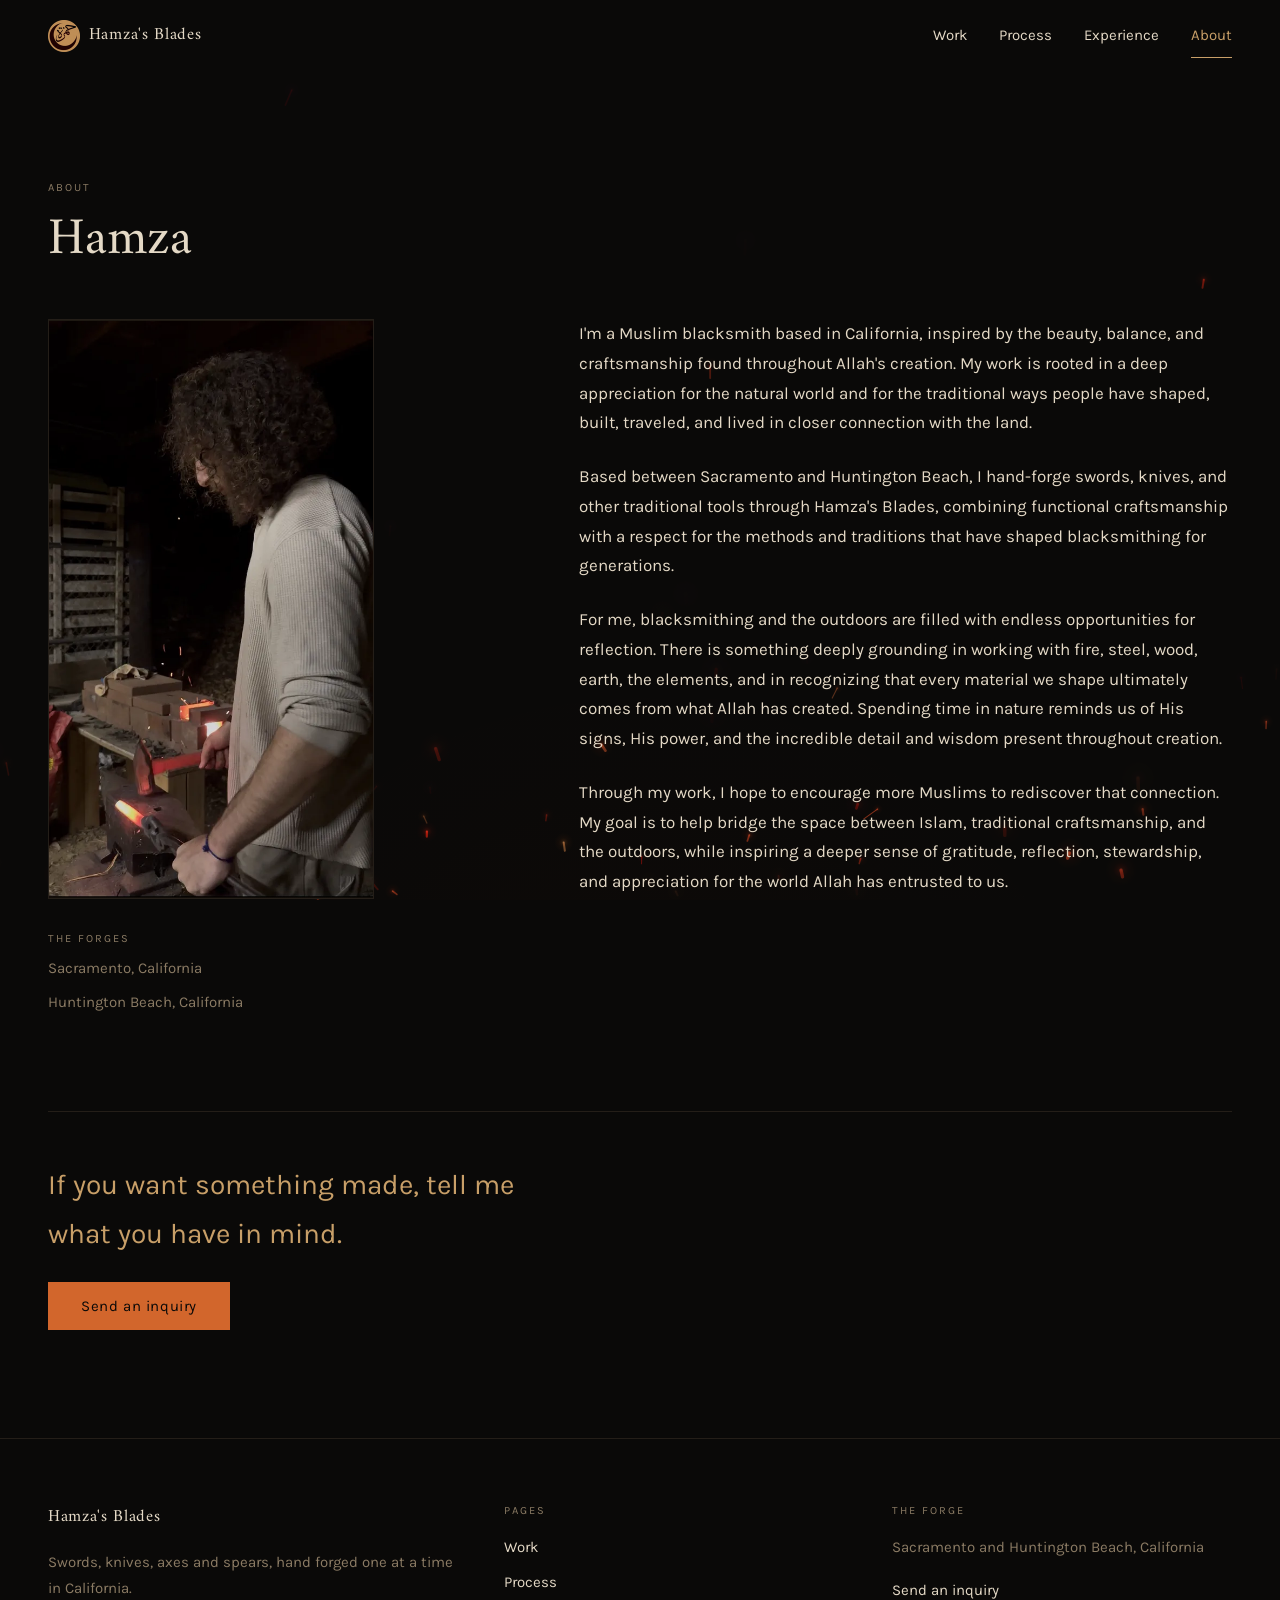
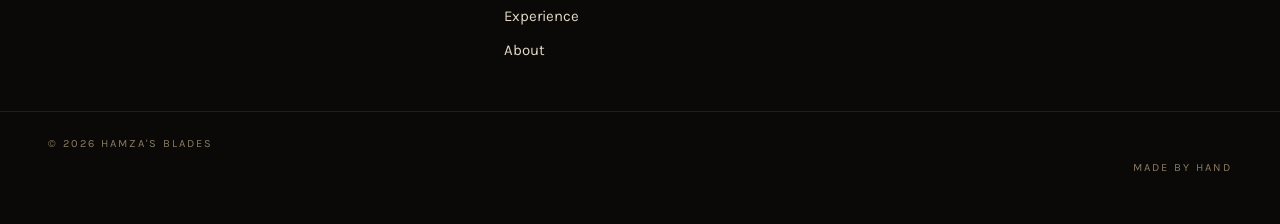
<file: about.html>
<!doctype html>
<html lang="en">
<head>
<meta charset="utf-8">
<meta name="viewport" content="width=device-width, initial-scale=1">
<title>About — Hamza's Blades</title>
<meta name="description" content="A Muslim blacksmith based in California, hand-forging swords, knives and traditional tools between Sacramento and Huntington Beach.">

<!-- The canonical URL and the share card. Both have to be absolute: a
     relative og:image is ignored, and without a canonical the same page
     reachable at hamzasblades.com, www.hamzasblades.com and the pages.dev
     address counts as three copies to a search engine. -->
<link rel="canonical" href="https://hamzasblades.com/about.html">
<meta property="og:type" content="profile">
<meta property="og:site_name" content="Hamza's Blades">
<meta property="og:url" content="https://hamzasblades.com/about.html">
<meta property="og:title" content="About — Hamza's Blades">
<meta property="og:description" content="A Muslim blacksmith based in California, hand-forging swords, knives and traditional tools between Sacramento and Huntington Beach.">
<meta property="og:image" content="https://hamzasblades.com/img/share-card.jpg">
<meta property="og:image:width" content="1200">
<meta property="og:image:height" content="630">
<meta property="og:image:alt" content="A bar of steel glowing orange in a darkened forge">
<meta name="twitter:card" content="summary_large_image">

<!-- The real mark. At 16px the calligraphy inside it is not readable, but
     the brass disc and crescent are distinctive enough to find in a strip of
     tabs, which is what a favicon is for. The 180 is composited onto --forge
     because iOS fills transparency with white when it squares an icon off. -->
<link rel="icon" href="img/favicon-32.png" sizes="32x32" type="image/png">
<link rel="icon" href="img/favicon-180.png" sizes="180x180" type="image/png">
<link rel="apple-touch-icon" href="img/favicon-180.png">

<link rel="stylesheet" href="css/fonts.css">
<link rel="stylesheet" href="css/site.css">
</head>

<body data-embers="about">

<header class="header is-stuck">
  <div class="shell header__inner">
    <a class="brand" href="index.html">
      <!-- The mark sits beside the wordmark rather than instead of it. At
           32px the calligraphy is below the legibility floor SPEC section 7
           warns about, which is exactly why the name stays next to it in
           type — the mark is recognition, the wordmark is the reading. -->
      <img class="brand__mark" src="img/logo-64.png" alt="" width="32" height="32"
           decoding="async">
      <span class="brand__name">Hamza's Blades</span>
    </a>
    <nav class="nav" aria-label="Primary">
      <a class="nav__link" href="gallery.html">Work</a>
      <a class="nav__link" href="process.html">Process</a>
      <a class="nav__link" href="experience.html">Experience</a>
      <a class="nav__link" href="about.html" aria-current="page">About</a>
    </nav>
  </div>
</header>

<main class="page">
  <div class="shell">

    <div class="page__head">
      <p class="eyebrow">About</p>
      <h1 class="t-page">Hamza</h1>
    </div>

    <div class="about">
      <div class="about__media">
        <!-- Hamza at the forge. The frame takes the photograph's own 9:16
             rather than the 4:5 it used to crop to, so nothing is cut off;
             --ar is in the markup because it has to be right at first paint.
             This replaces the forge still that stood in while there was no
             portrait. -->
        <figure class="about__figure about__figure--sized" style="--ar: 1290 / 2295">
          <picture>
            <source type="image/webp" sizes="(min-width: 900px) 34vw, 100vw"
                    srcset="img/portrait-600.webp 600w,
                            img/portrait-1000.webp 1000w">
            <img alt="Hamza working hot steel at the forge"
                 width="1290" height="2295" loading="lazy" decoding="async"
                 sizes="(min-width: 900px) 34vw, 100vw"
                 src="img/portrait-1000.jpg"
                 srcset="img/portrait-600.jpg 600w,
                         img/portrait-1000.jpg 1000w">
          </picture>
        </figure>

        <div class="about__meta">
          <div class="contact__block">
            <p class="eyebrow">The forges</p>
            <p class="small muted">Sacramento, California</p>
            <p class="small muted">Huntington Beach, California</p>
          </div>

          <!-- Rendered by js/site.js only when INSTAGRAM_URL is set in
               js/config.js, so there is never a dead link. -->
          <div class="contact__block" data-instagram hidden>
            <p class="eyebrow">Elsewhere</p>
            <p class="small"><a data-instagram-link href="#">Instagram</a></p>
          </div>
        </div>
      </div>

      <!-- Client-approved, verbatim. SPEC section 8. -->
      <div class="about__copy measure">
        <p>
          I'm a Muslim blacksmith based in California, inspired by the beauty,
          balance, and craftsmanship found throughout Allah's creation. My work
          is rooted in a deep appreciation for the natural world and for the
          traditional ways people have shaped, built, traveled, and lived in
          closer connection with the land.
        </p>
        <p>
          Based between Sacramento and Huntington Beach, I hand-forge swords,
          knives, and other traditional tools through Hamza's Blades, combining
          functional craftsmanship with a respect for the methods and traditions
          that have shaped blacksmithing for generations.
        </p>
        <p>
          For me, blacksmithing and the outdoors are filled with endless
          opportunities for reflection. There is something deeply grounding in
          working with fire, steel, wood, earth, the elements, and in
          recognizing that every material we shape ultimately comes from what
          Allah has created. Spending time in nature reminds us of His signs,
          His power, and the incredible detail and wisdom present throughout
          creation.
        </p>
        <p>
          Through my work, I hope to encourage more Muslims to rediscover that
          connection. My goal is to help bridge the space between Islam,
          traditional craftsmanship, and the outdoors, while inspiring a deeper
          sense of gratitude, reflection, stewardship, and appreciation for the
          world Allah has entrusted to us.
        </p>
      </div>
    </div>

    <!-- Closes the page pointing at the inquiry box, per SPEC section 8. -->
    <div class="closer">
      <p class="t-section">If you want something made, tell me what you have in mind.</p>
      <a class="btn btn--primary" href="contact.html?about=custom">Send an inquiry</a>
    </div>

  </div>
</main>

<footer class="footer">
  <div class="shell footer__inner">
    <div class="footer__col">
      <a class="brand" href="index.html">
        <span class="brand__name">Hamza's Blades</span>
      </a>
      <p class="small muted measure">
        Swords, knives, axes and spears, hand forged one at a time in
        California.
      </p>
    </div>

    <div class="footer__col">
      <p class="eyebrow">Pages</p>
      <nav class="footer__links" aria-label="Footer">
        <a href="gallery.html">Work</a>
        <a href="process.html">Process</a>
        <a href="experience.html">Experience</a>
        <a href="about.html">About</a>
      </nav>
    </div>

    <div class="footer__col">
      <p class="eyebrow">The forge</p>
      <p class="small muted">Sacramento and Huntington Beach, California</p>
      <p class="small"><a href="contact.html">Send an inquiry</a></p>
    </div>
  </div>

  <div class="shell footer__base">
    <p class="eyebrow">&copy; 2026 Hamza's Blades</p>
    <p class="eyebrow">Made by hand</p>
  </div>
</footer>

<script src="js/config.js" defer></script>
<script src="js/site.js" defer></script>
<script src="js/embers.js" defer></script>
</body>
</html>
</file>
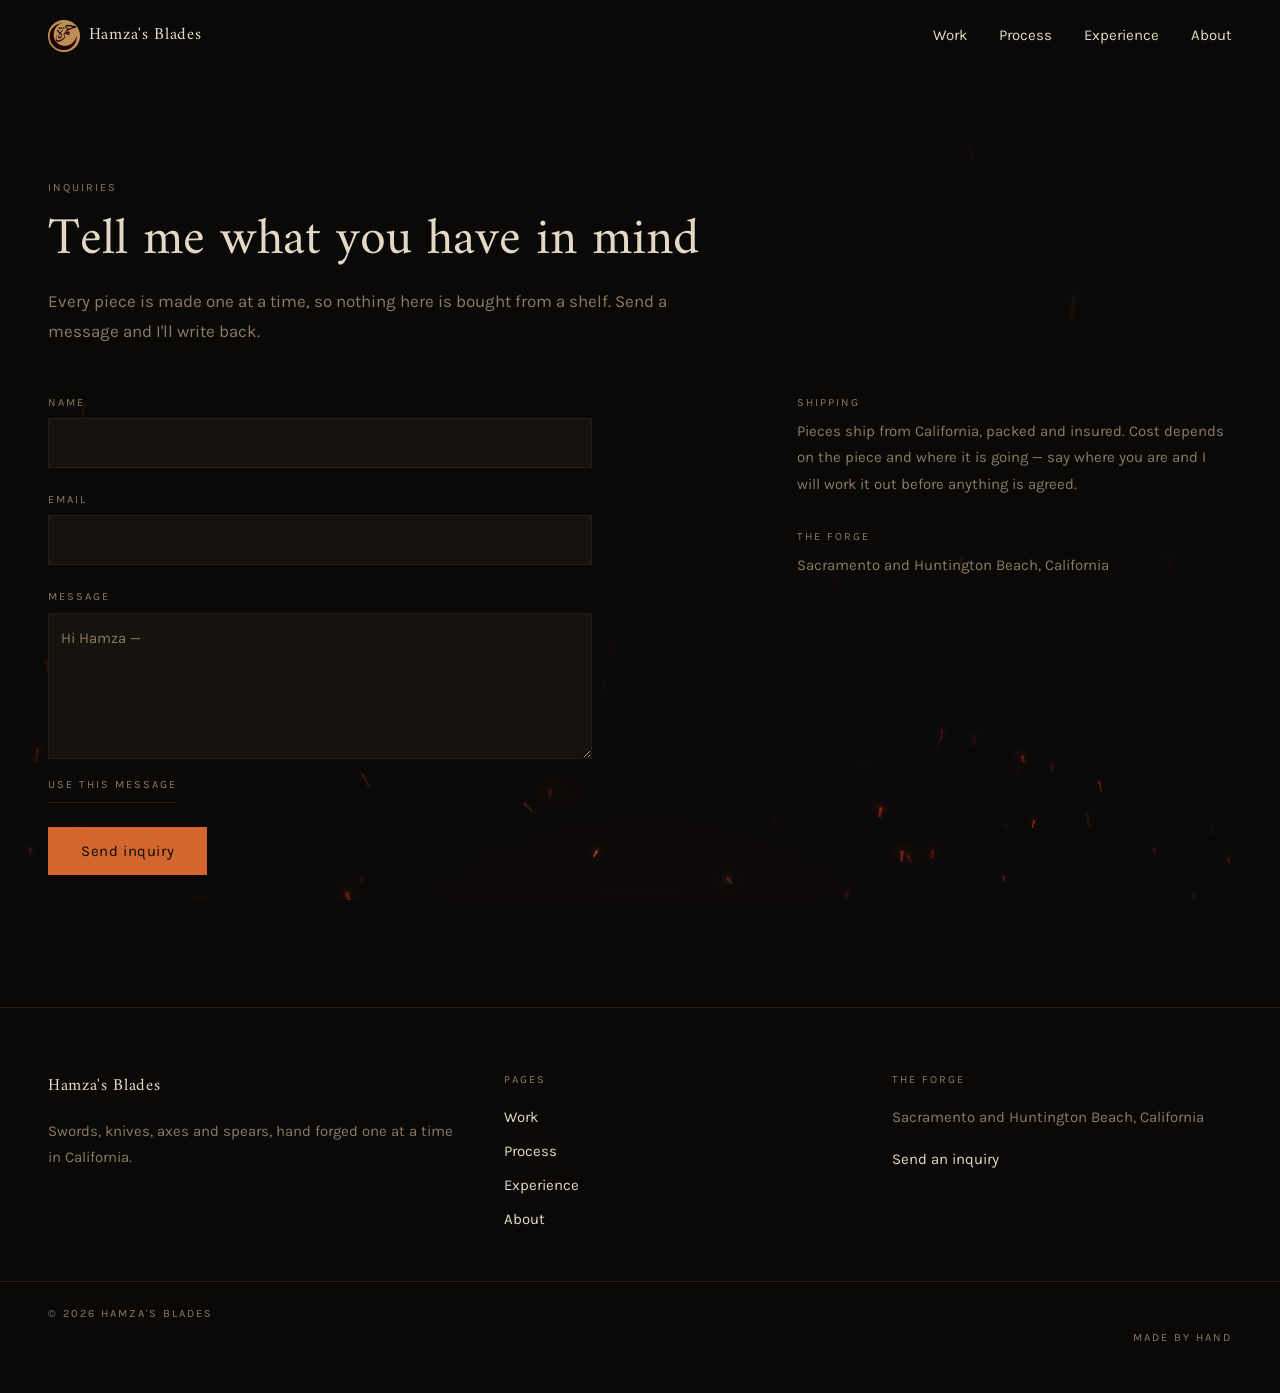
<file: contact.html>
<!doctype html>
<html lang="en">
<head>
<meta charset="utf-8">
<meta name="viewport" content="width=device-width, initial-scale=1">
<title>Inquiries — Hamza's Blades</title>
<meta name="description" content="Ask about a piece or commission something made to order. Hand-forged blades from Sacramento and Huntington Beach, California.">

<!-- The canonical URL and the share card. Both have to be absolute: a
     relative og:image is ignored, and without a canonical the same page
     reachable at hamzasblades.com, www.hamzasblades.com and the pages.dev
     address counts as three copies to a search engine. -->
<link rel="canonical" href="https://hamzasblades.com/contact.html">
<meta property="og:type" content="website">
<meta property="og:site_name" content="Hamza's Blades">
<meta property="og:url" content="https://hamzasblades.com/contact.html">
<meta property="og:title" content="Inquiries — Hamza's Blades">
<meta property="og:description" content="Ask about a piece or commission something made to order. Hand-forged blades from Sacramento and Huntington Beach, California.">
<meta property="og:image" content="https://hamzasblades.com/img/share-card.jpg">
<meta property="og:image:width" content="1200">
<meta property="og:image:height" content="630">
<meta property="og:image:alt" content="A bar of steel glowing orange in a darkened forge">
<meta name="twitter:card" content="summary_large_image">

<!-- The real mark. At 16px the calligraphy inside it is not readable, but
     the brass disc and crescent are distinctive enough to find in a strip of
     tabs, which is what a favicon is for. The 180 is composited onto --forge
     because iOS fills transparency with white when it squares an icon off. -->
<link rel="icon" href="img/favicon-32.png" sizes="32x32" type="image/png">
<link rel="icon" href="img/favicon-180.png" sizes="180x180" type="image/png">
<link rel="apple-touch-icon" href="img/favicon-180.png">

<link rel="stylesheet" href="css/fonts.css">
<link rel="stylesheet" href="css/site.css">
</head>

<body data-embers="contact">

<header class="header is-stuck">
  <div class="shell header__inner">
    <a class="brand" href="index.html">
      <!-- The mark sits beside the wordmark rather than instead of it. At
           32px the calligraphy is below the legibility floor SPEC section 7
           warns about, which is exactly why the name stays next to it in
           type — the mark is recognition, the wordmark is the reading. -->
      <img class="brand__mark" src="img/logo-64.png" alt="" width="32" height="32"
           decoding="async">
      <span class="brand__name">Hamza's Blades</span>
    </a>
    <nav class="nav" aria-label="Primary">
      <a class="nav__link" href="gallery.html">Work</a>
      <a class="nav__link" href="process.html">Process</a>
      <a class="nav__link" href="experience.html">Experience</a>
      <a class="nav__link" href="about.html">About</a>
    </nav>
  </div>
</header>

<main class="page">
  <div class="shell">

    <div class="page__head">
      <p class="eyebrow" data-inquiry-eyebrow>Inquiries</p>
      <h1 class="t-page" data-inquiry-title>Tell me what you have in mind</h1>
      <p class="measure muted">
        Every piece is made one at a time, so nothing here is bought from a
        shelf. Send a message and I'll write back.
      </p>
    </div>

    <div class="contact">
      <div class="contact__form">
        <!-- The inquiry box mounts here. js/site.js picks the suggested
             message from ?about= — "custom" for a commission, otherwise the
             plain opener. SPEC section 5. -->
        <div data-inquiry>
          <p class="small muted measure">
            The inquiry form needs JavaScript. If it has not appeared, reach me
            through the link on my Instagram profile instead.
          </p>
        </div>
      </div>

      <aside class="contact__aside">
        <div class="contact__block">
          <p class="eyebrow">Shipping</p>
          <p class="small muted">
            Pieces ship from California, packed and insured. Cost depends on
            the piece and where it is going — say where you are and I will
            work it out before anything is agreed.
          </p>
        </div>

        <div class="contact__block">
          <p class="eyebrow">The forge</p>
          <p class="small muted">Sacramento and Huntington Beach, California</p>
        </div>

        <!-- Rendered by js/site.js only when INSTAGRAM_URL is set in
             js/config.js, so there is never a dead link here. -->
        <div class="contact__block" data-instagram hidden>
          <p class="eyebrow">Elsewhere</p>
          <p class="small"><a data-instagram-link href="#">Instagram</a></p>
        </div>
      </aside>
    </div>

  </div>
</main>

<footer class="footer">
  <div class="shell footer__inner">
    <div class="footer__col">
      <a class="brand" href="index.html">
        <span class="brand__name">Hamza's Blades</span>
      </a>
      <p class="small muted measure">
        Swords, knives, axes and spears, hand forged one at a time in
        California.
      </p>
    </div>

    <div class="footer__col">
      <p class="eyebrow">Pages</p>
      <nav class="footer__links" aria-label="Footer">
        <a href="gallery.html">Work</a>
        <a href="process.html">Process</a>
        <a href="experience.html">Experience</a>
        <a href="about.html">About</a>
      </nav>
    </div>

    <div class="footer__col">
      <p class="eyebrow">The forge</p>
      <p class="small muted">Sacramento and Huntington Beach, California</p>
      <p class="small"><a href="contact.html">Send an inquiry</a></p>
    </div>
  </div>

  <div class="shell footer__base">
    <p class="eyebrow">&copy; 2026 Hamza's Blades</p>
    <p class="eyebrow">Made by hand</p>
  </div>
</footer>

<script src="js/config.js" defer></script>
<script src="js/pieces.js" defer></script>
<script src="js/inquiry.js" defer></script>
<script src="js/site.js" defer></script>
<script src="js/embers.js" defer></script>
</body>
</html>
</file>
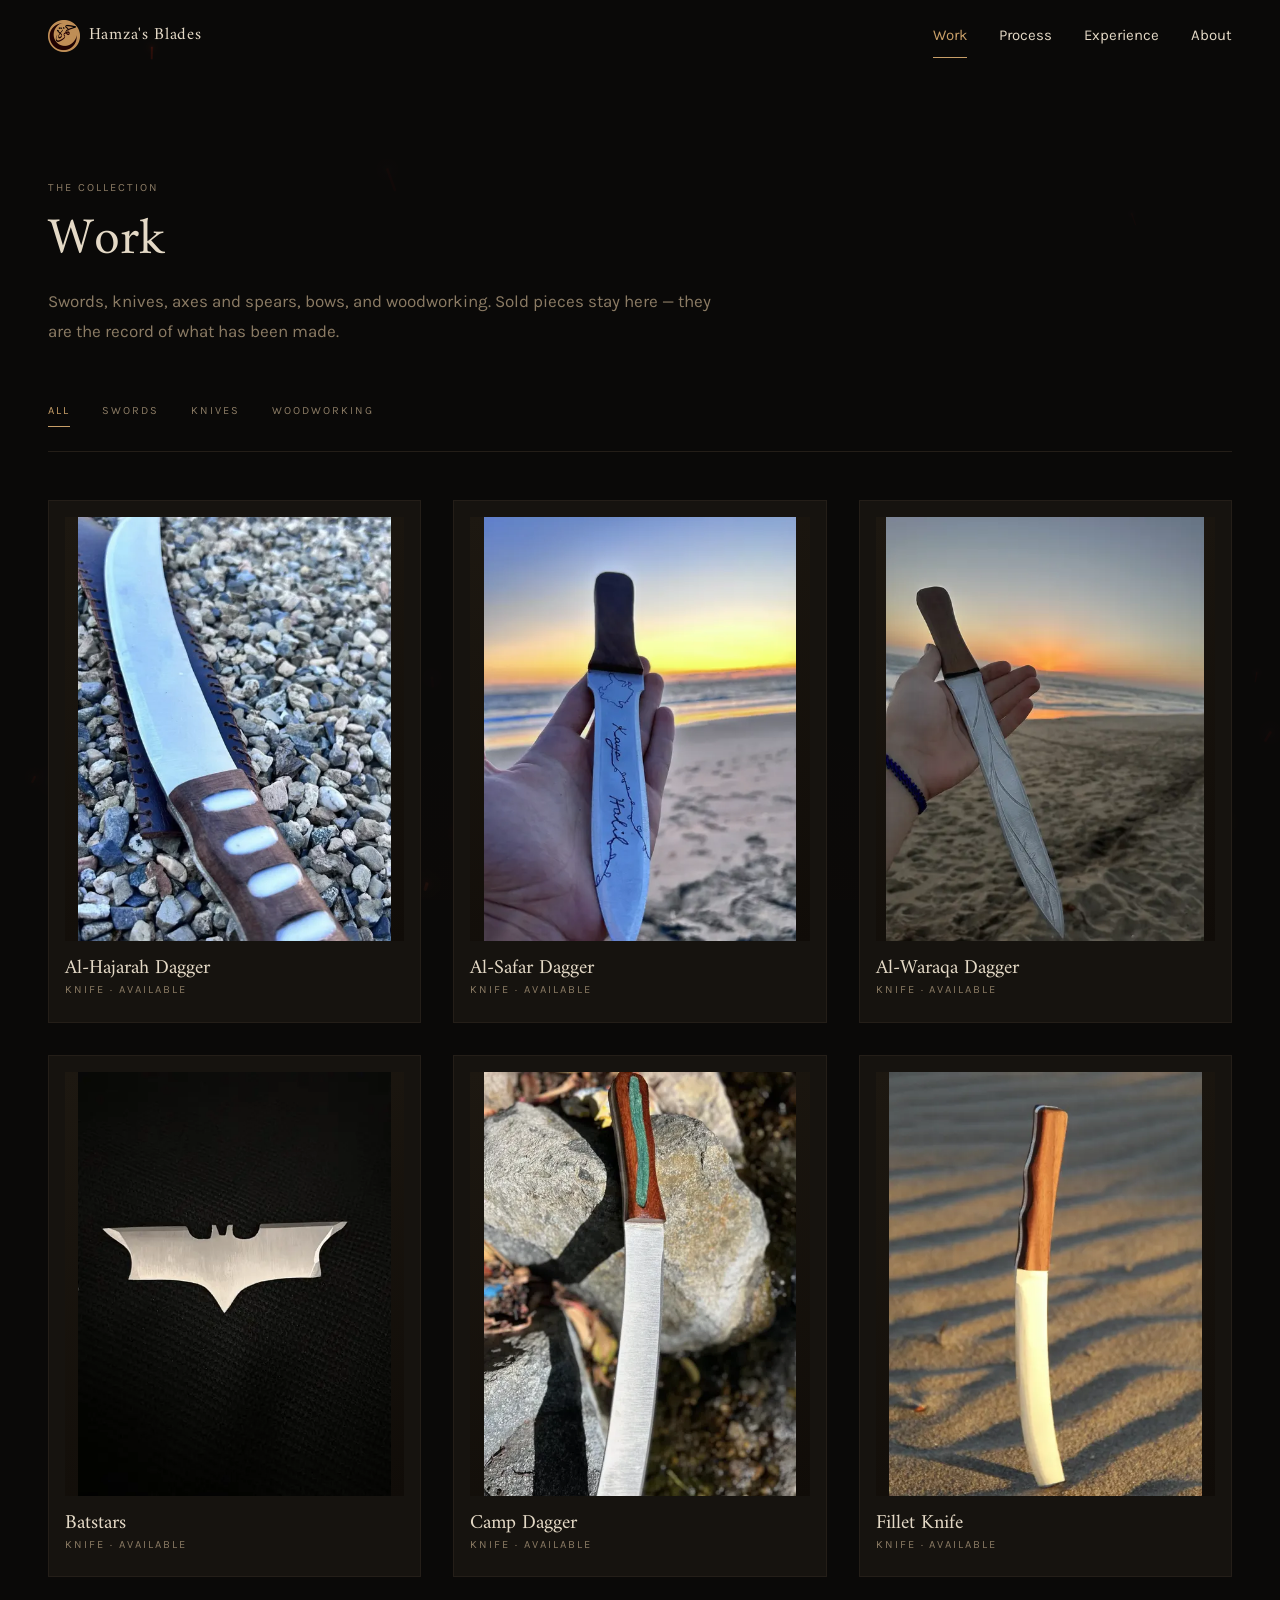
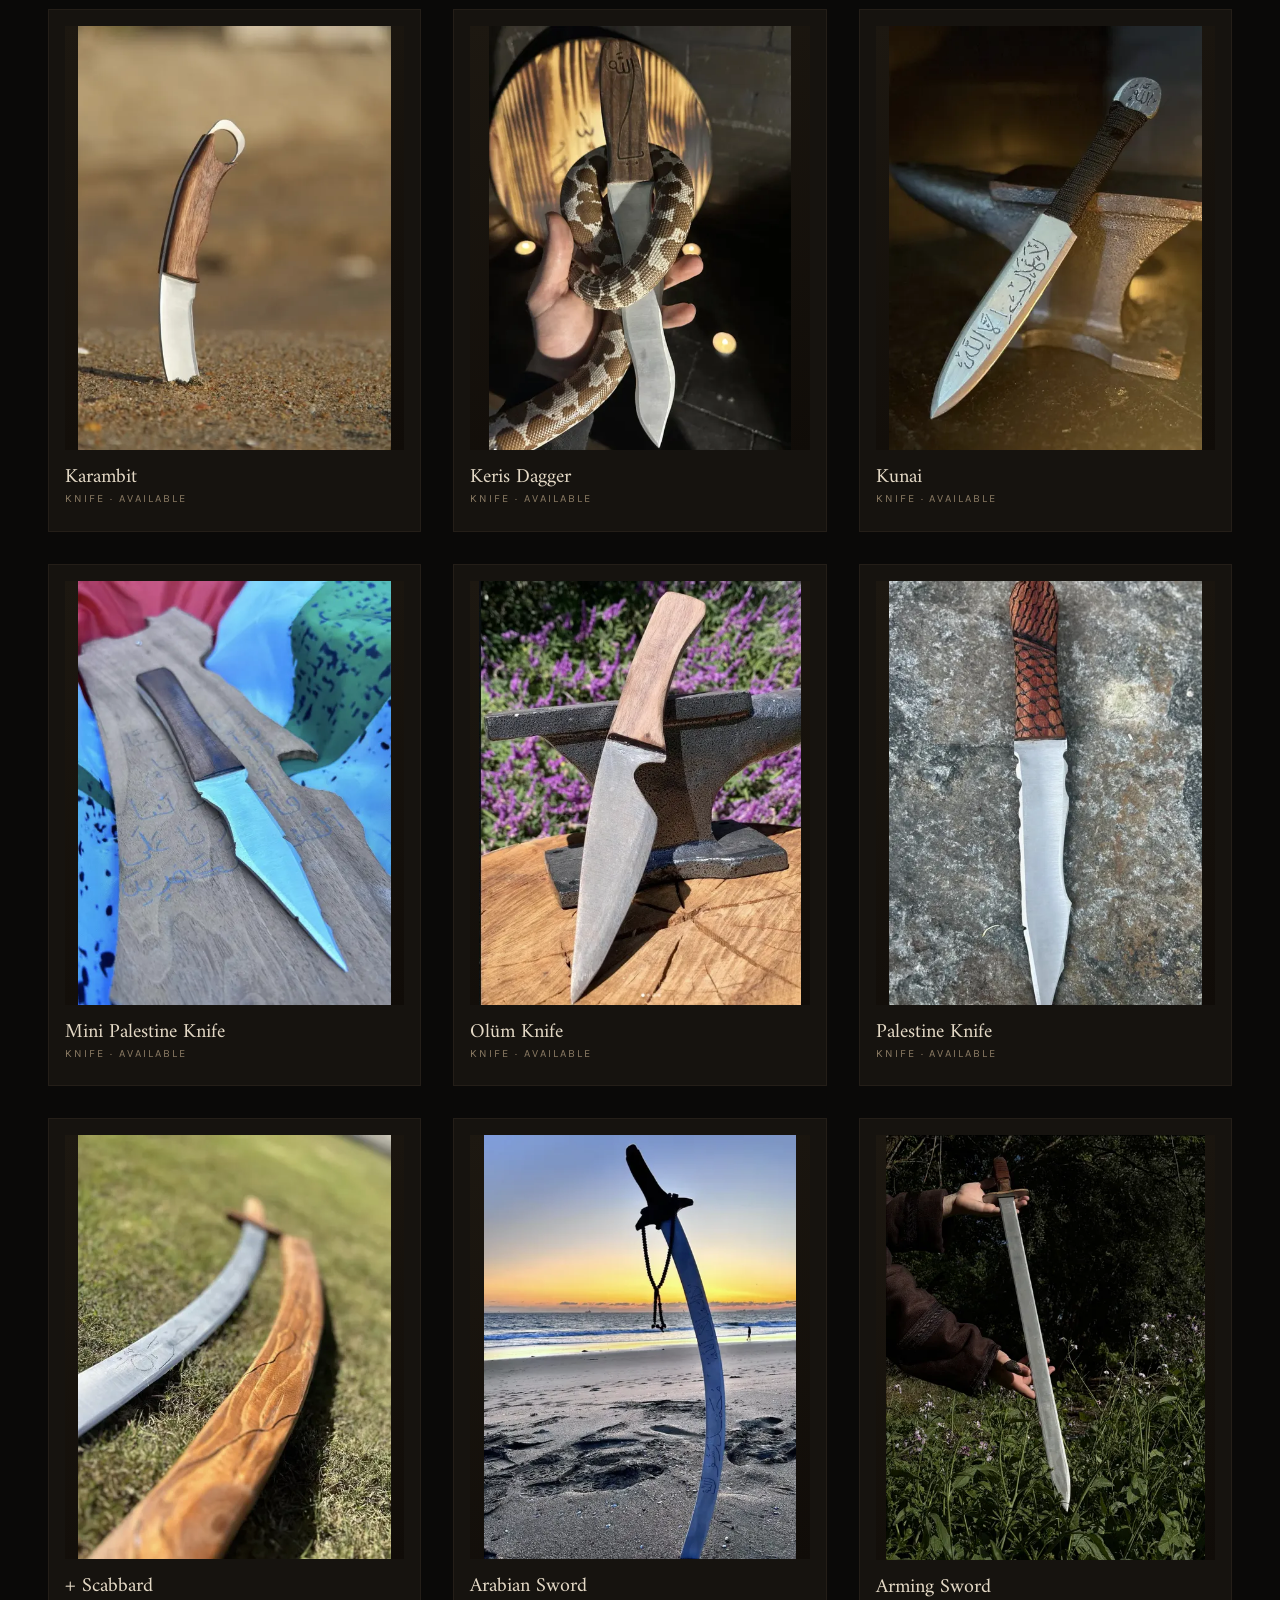
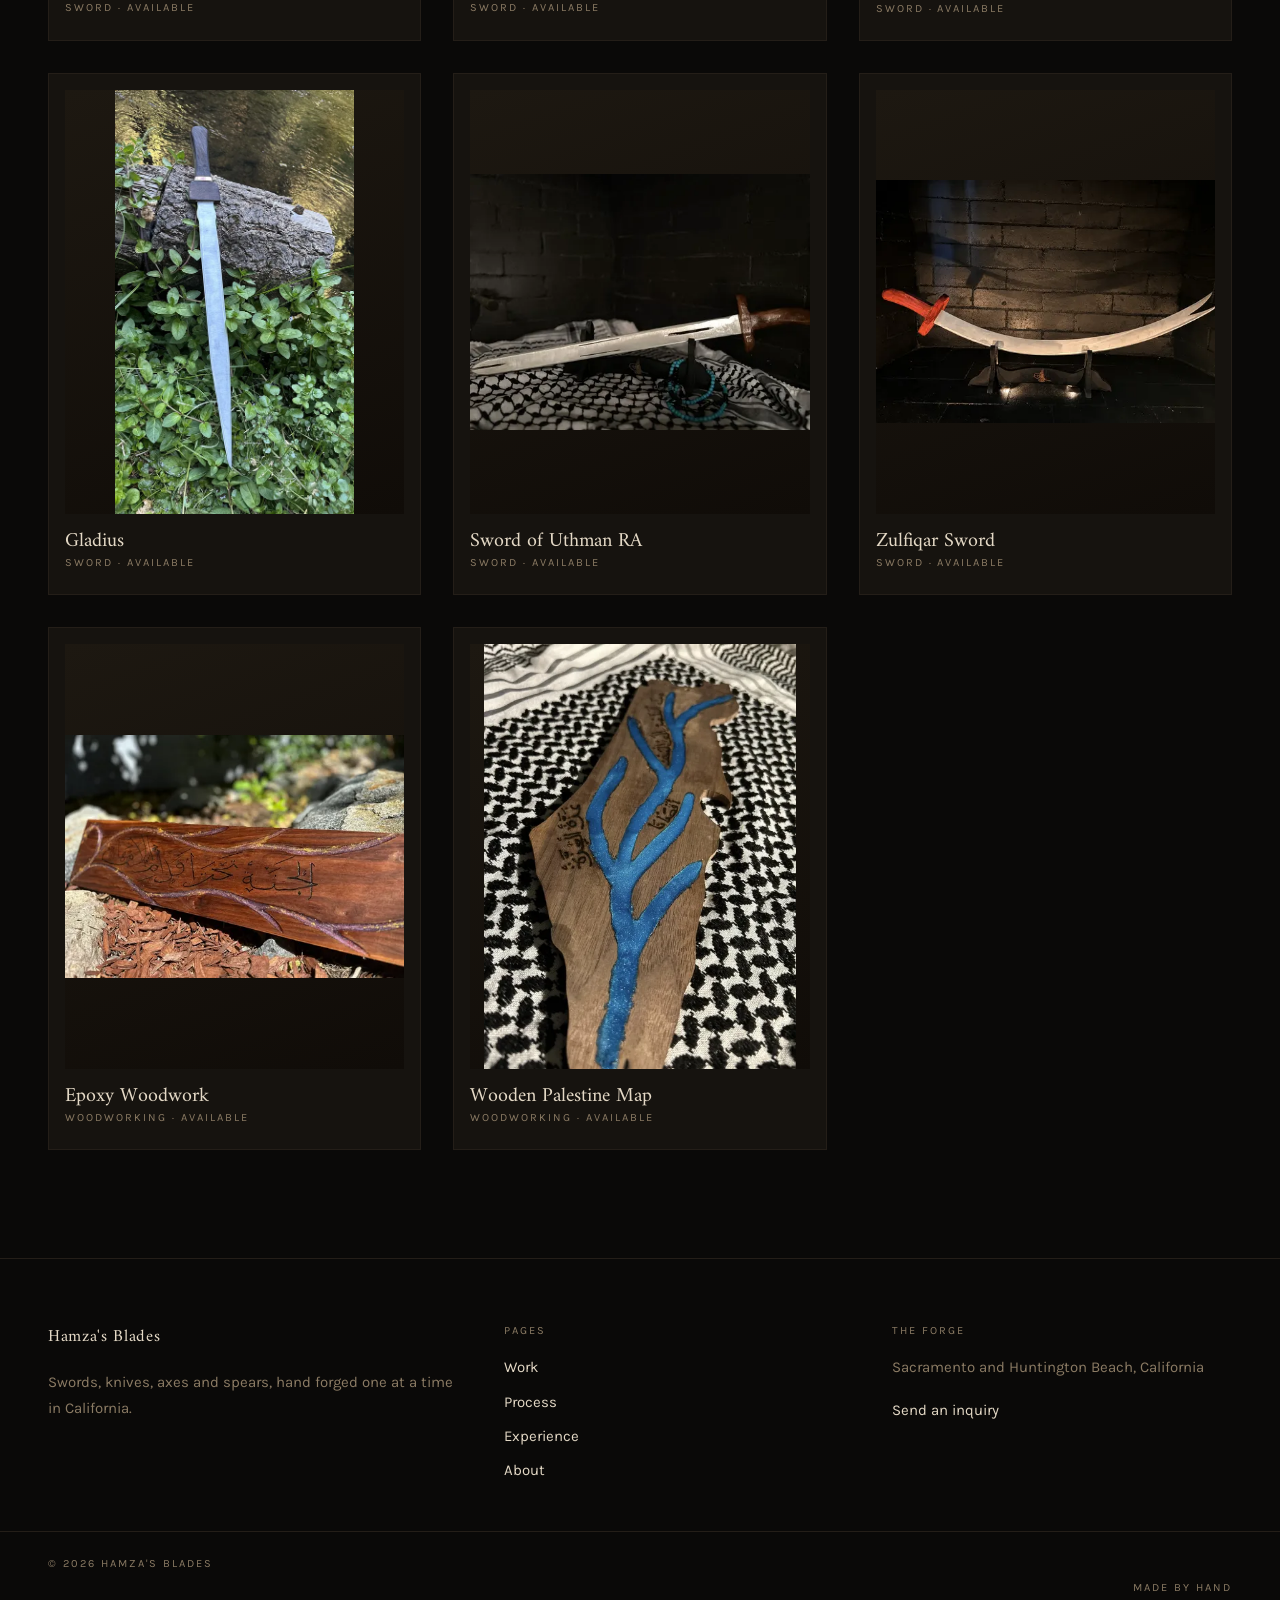
<file: gallery.html>
<!doctype html>
<html lang="en">
<head>
<meta charset="utf-8">
<meta name="viewport" content="width=device-width, initial-scale=1">
<title>Work — Hamza's Blades</title>
<meta name="description" content="Hand-forged swords, knives, axes, spears, bows and woodworking. Every piece made one at a time in California.">

<!-- The canonical URL and the share card. Both have to be absolute: a
     relative og:image is ignored, and without a canonical the same page
     reachable at hamzasblades.com, www.hamzasblades.com and the pages.dev
     address counts as three copies to a search engine. -->
<link rel="canonical" href="https://hamzasblades.com/gallery.html">
<meta property="og:type" content="website">
<meta property="og:site_name" content="Hamza's Blades">
<meta property="og:url" content="https://hamzasblades.com/gallery.html">
<meta property="og:title" content="Work — Hamza's Blades">
<meta property="og:description" content="Hand-forged swords, knives, axes, spears, bows and woodworking. Every piece made one at a time in California.">
<meta property="og:image" content="https://hamzasblades.com/img/share-card.jpg">
<meta property="og:image:width" content="1200">
<meta property="og:image:height" content="630">
<meta property="og:image:alt" content="A bar of steel glowing orange in a darkened forge">
<meta name="twitter:card" content="summary_large_image">

<!-- The real mark. At 16px the calligraphy inside it is not readable, but
     the brass disc and crescent are distinctive enough to find in a strip of
     tabs, which is what a favicon is for. The 180 is composited onto --forge
     because iOS fills transparency with white when it squares an icon off. -->
<link rel="icon" href="img/favicon-32.png" sizes="32x32" type="image/png">
<link rel="icon" href="img/favicon-180.png" sizes="180x180" type="image/png">
<link rel="apple-touch-icon" href="img/favicon-180.png">

<link rel="stylesheet" href="css/fonts.css">
<link rel="stylesheet" href="css/site.css">
</head>

<body data-embers="gallery">

<header class="header is-stuck">
  <div class="shell header__inner">
    <a class="brand" href="index.html">
      <!-- The mark sits beside the wordmark rather than instead of it. At
           32px the calligraphy is below the legibility floor SPEC section 7
           warns about, which is exactly why the name stays next to it in
           type — the mark is recognition, the wordmark is the reading. -->
      <img class="brand__mark" src="img/logo-64.png" alt="" width="32" height="32"
           decoding="async">
      <span class="brand__name">Hamza's Blades</span>
    </a>
    <nav class="nav" aria-label="Primary">
      <a class="nav__link" href="gallery.html" aria-current="page">Work</a>
      <a class="nav__link" href="process.html">Process</a>
      <a class="nav__link" href="experience.html">Experience</a>
      <a class="nav__link" href="about.html">About</a>
    </nav>
  </div>
</header>

<main class="page">
  <div class="shell">

    <div class="page__head">
      <p class="eyebrow">The collection</p>
      <h1 class="t-page">Work</h1>
      <p class="measure muted">
        Swords, knives, axes and spears, bows, and woodworking. Sold pieces
        stay here — they are the record of what has been made.
      </p>
    </div>

    <!-- Filters refine the catalogue. They never hide it behind a click, so
         the default state is everything. Built by js/gallery.js from the
         types actually present in the data. -->
    <div class="filters" role="group" aria-label="Filter by type" data-filters></div>

    <div class="pieces" data-gallery>
      <!-- Filled from data/gallery.json. This is what shows if the fetch
           fails, so the page still points somewhere useful. -->
      <p class="muted small">
        The collection is not loading right now.
        <a class="link-through" href="contact.html">Send an inquiry</a>
        and tell me what you are after.
      </p>
    </div>

    <p class="muted small gallery__empty" data-empty hidden>
      Nothing in that category yet.
    </p>

  </div>
</main>

<footer class="footer">
  <div class="shell footer__inner">
    <div class="footer__col">
      <a class="brand" href="index.html">
        <span class="brand__name">Hamza's Blades</span>
      </a>
      <p class="small muted measure">
        Swords, knives, axes and spears, hand forged one at a time in
        California.
      </p>
    </div>

    <div class="footer__col">
      <p class="eyebrow">Pages</p>
      <nav class="footer__links" aria-label="Footer">
        <a href="gallery.html">Work</a>
        <a href="process.html">Process</a>
        <a href="experience.html">Experience</a>
        <a href="about.html">About</a>
      </nav>
    </div>

    <div class="footer__col">
      <p class="eyebrow">The forge</p>
      <p class="small muted">Sacramento and Huntington Beach, California</p>
      <p class="small"><a href="contact.html">Send an inquiry</a></p>
    </div>
  </div>

  <div class="shell footer__base">
    <p class="eyebrow">&copy; 2026 Hamza's Blades</p>
    <p class="eyebrow">Made by hand</p>
  </div>
</footer>

<!-- Detail view. Escape closes it, focus is trapped while it is open and
     returned to the card that opened it. -->
<div class="lightbox" data-lightbox hidden
     role="dialog" aria-modal="true" aria-labelledby="lightbox-title">
  <div class="lightbox__panel">
    <button class="lightbox__close" type="button" data-lightbox-close>
      <span class="eyebrow">Close</span>
    </button>

    <div class="lightbox__media" data-lightbox-frame></div>

    <div class="lightbox__body">
      <h2 class="t-page" id="lightbox-title" data-lightbox-title></h2>
      <p class="eyebrow" data-lightbox-meta></p>

      <!-- The inquiry box mounts here, built per piece by js/gallery.js so
           the suggested message matches whether the piece is available or
           sold. SPEC section 5. -->
      <div class="lightbox__inquiry" data-lightbox-inquiry></div>
    </div>
  </div>
</div>

<script src="js/config.js" defer></script>
<script src="js/pieces.js" defer></script>
<script src="js/inquiry.js" defer></script>
<script src="js/gallery.js" defer></script>
<script src="js/site.js" defer></script>
<script src="js/embers.js" defer></script>
</body>
</html>
</file>
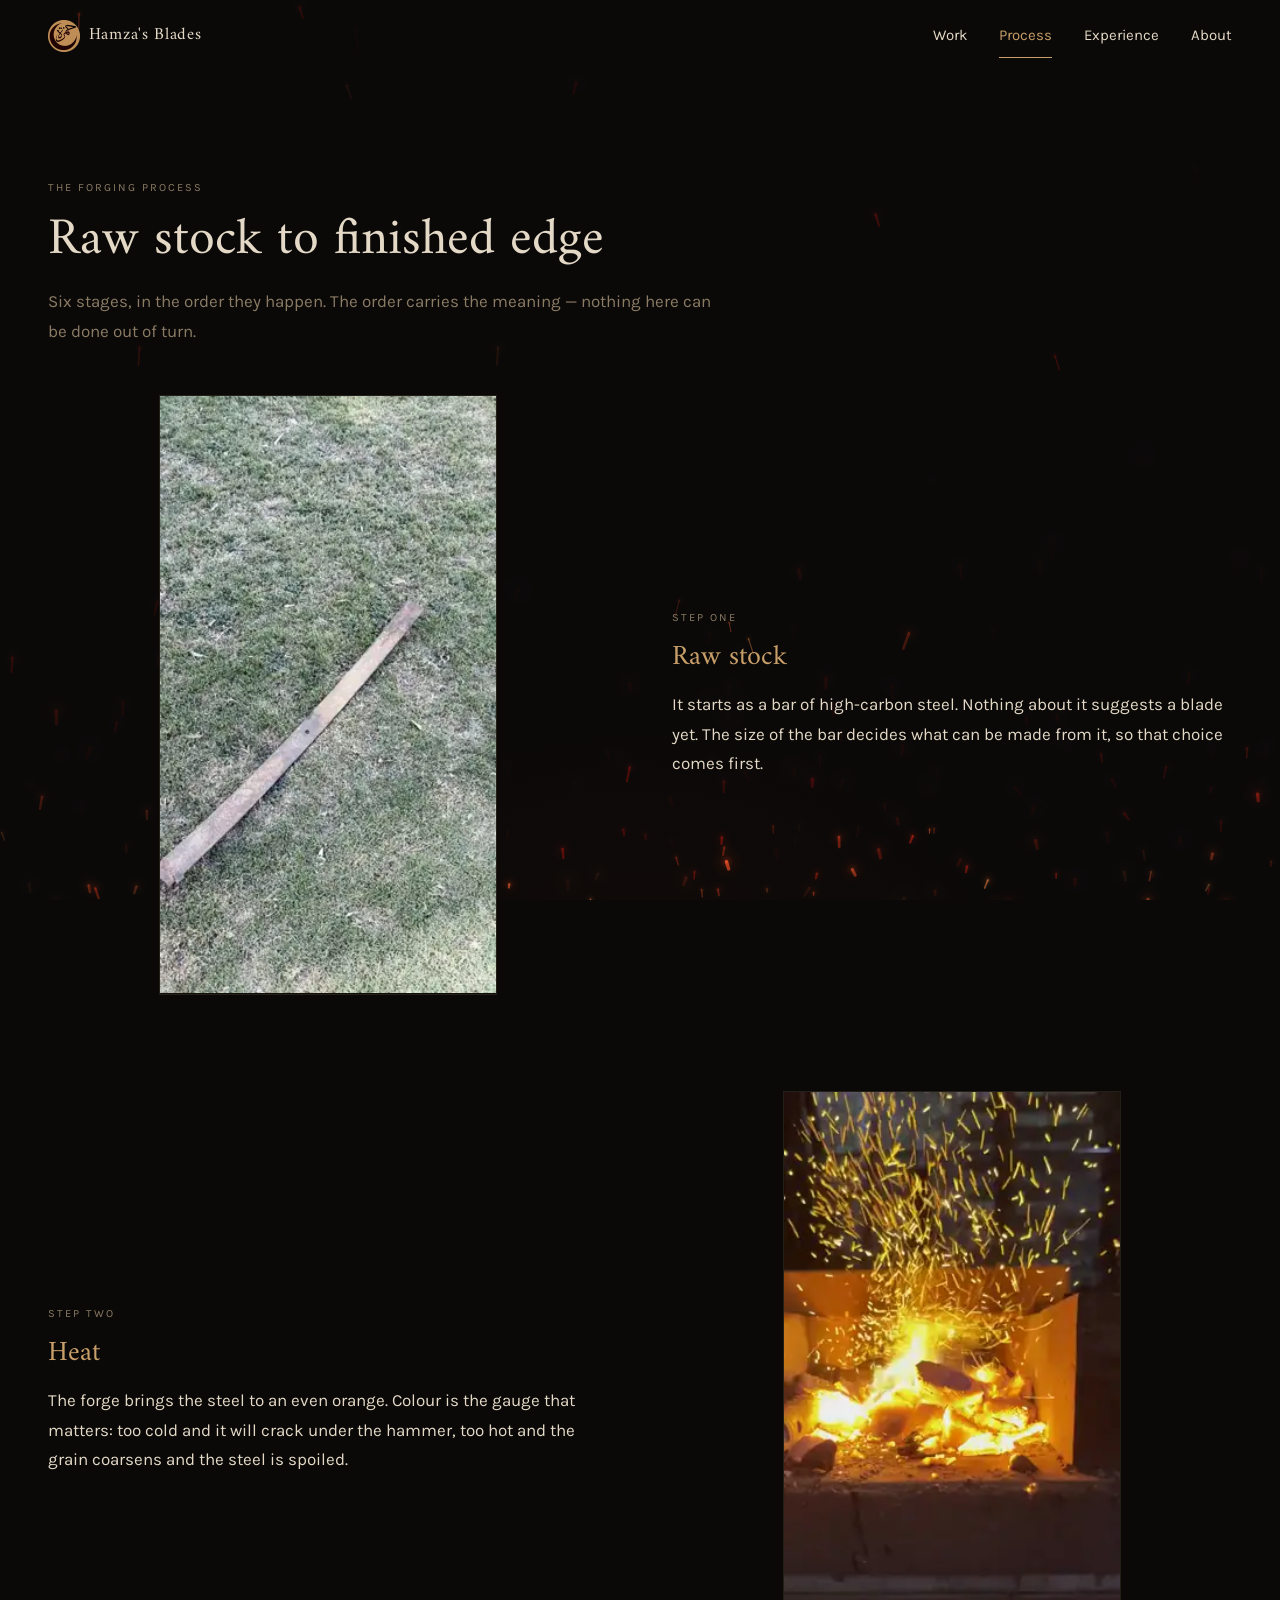
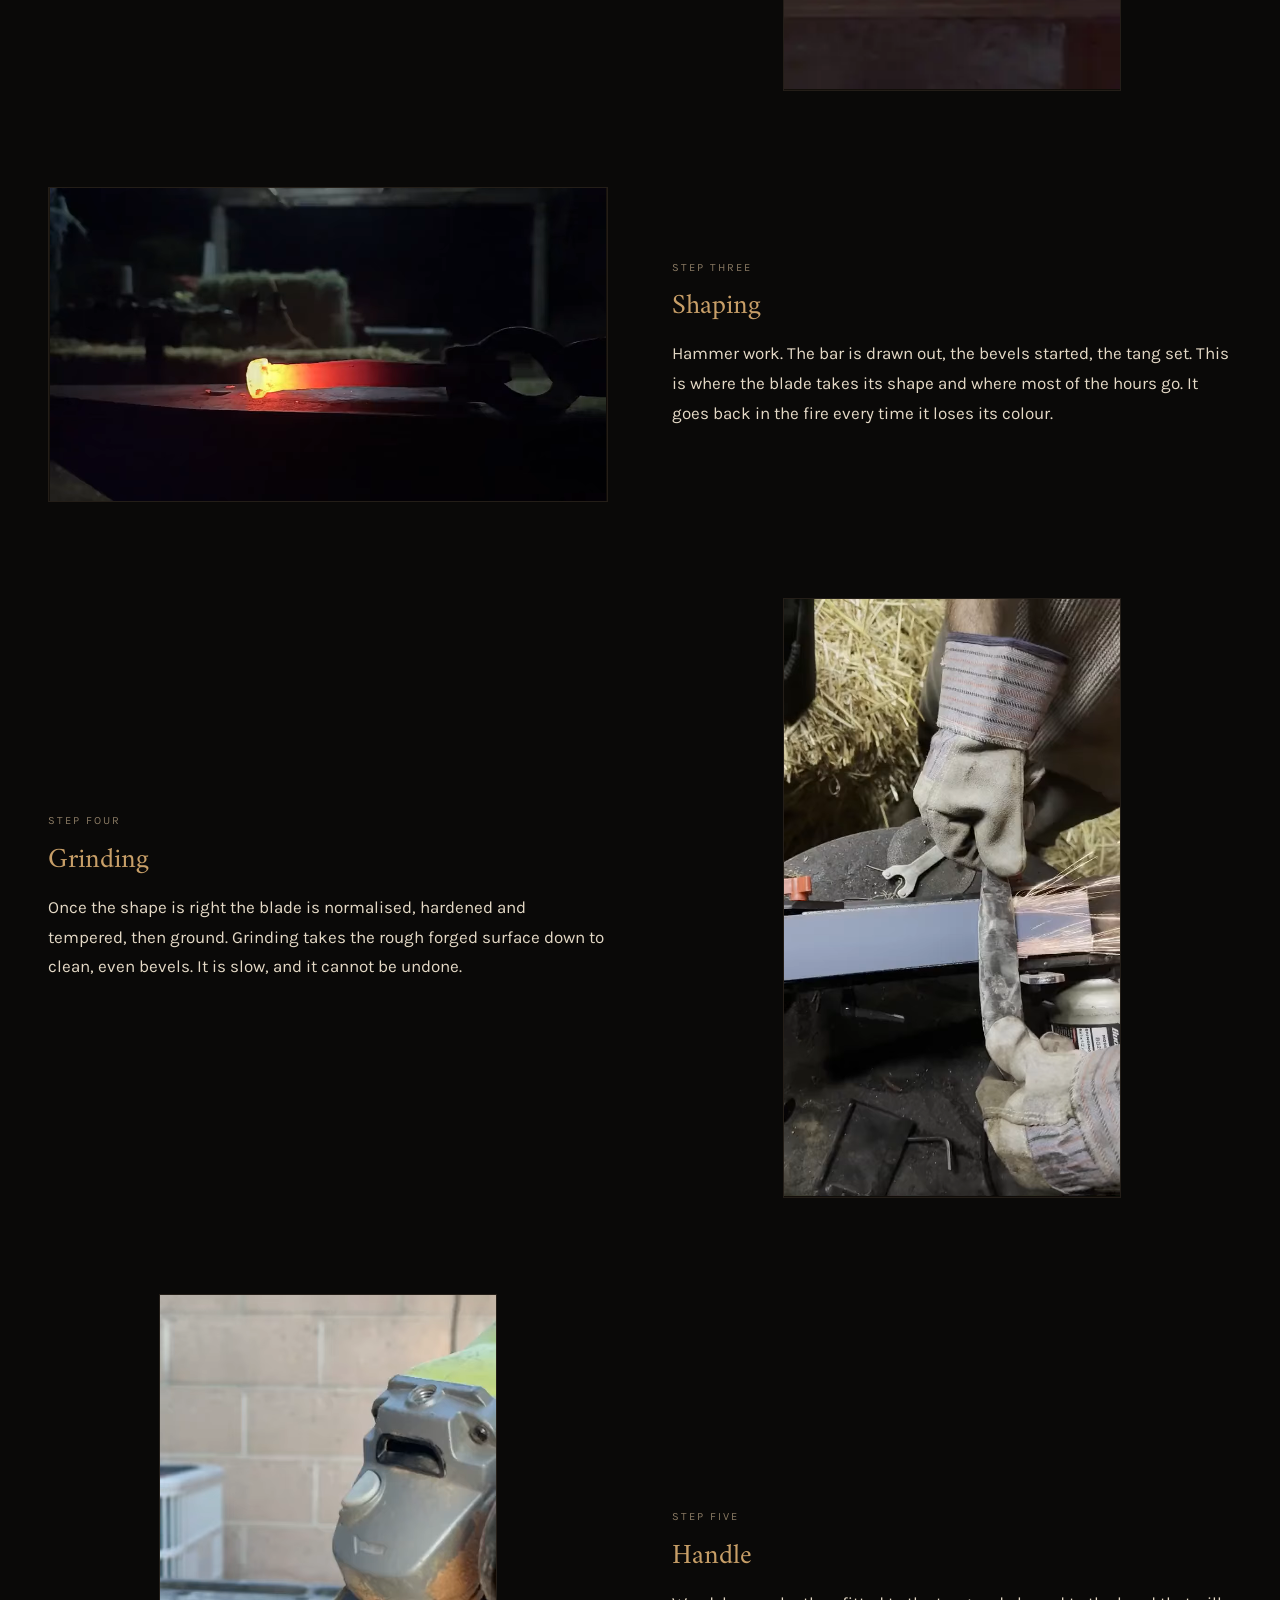
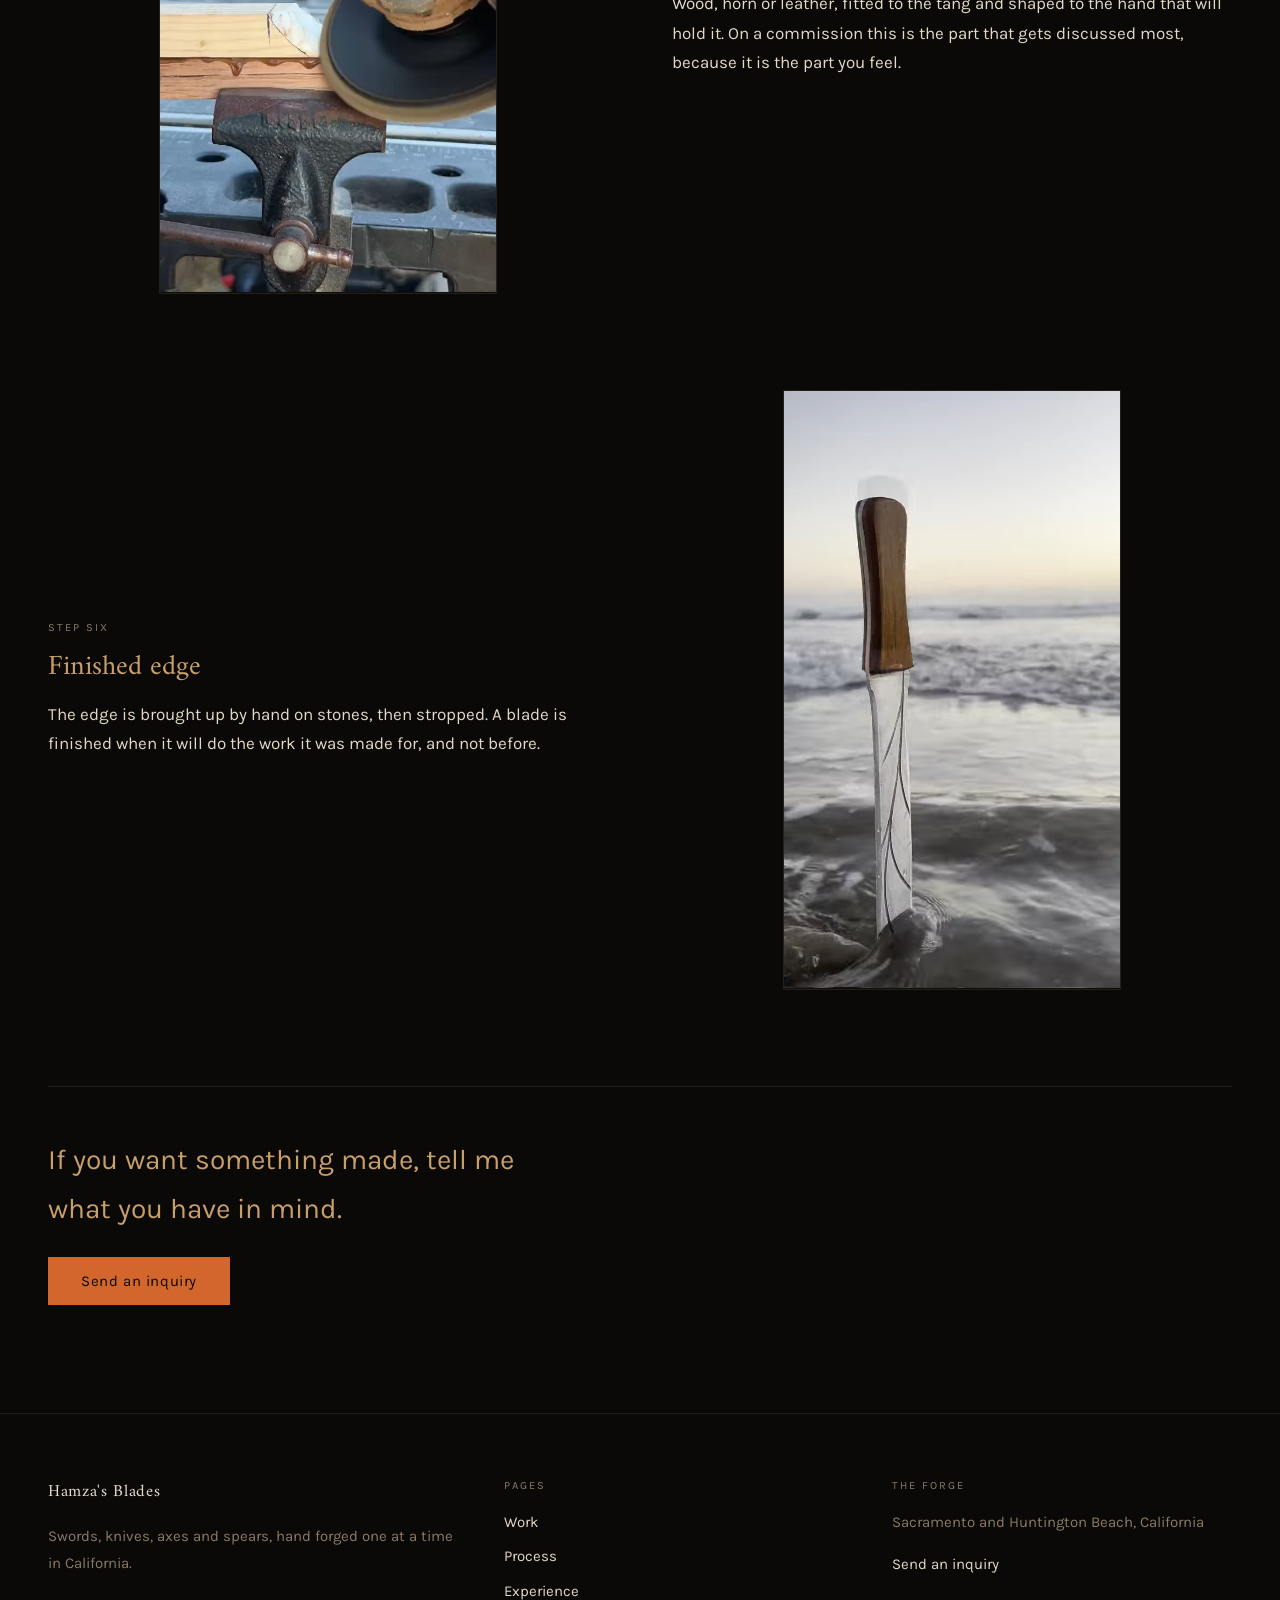
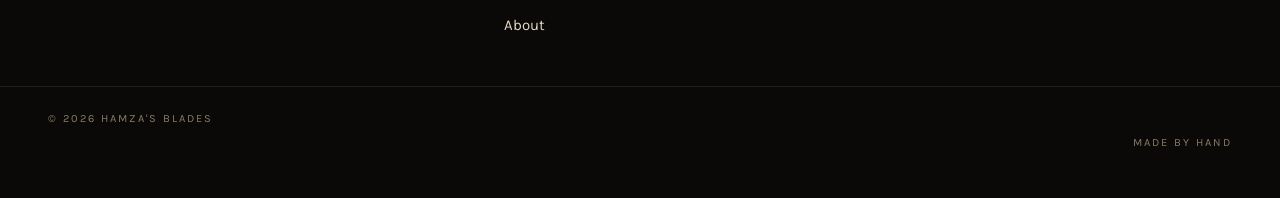
<file: process.html>
<!doctype html>
<html lang="en">
<head>
<meta charset="utf-8">
<meta name="viewport" content="width=device-width, initial-scale=1">
<title>Process — Hamza's Blades</title>
<meta name="description" content="How a blade is made, in order: raw stock, heat, shaping, grinding, handle, finished edge.">

<!-- The canonical URL and the share card. Both have to be absolute: a
     relative og:image is ignored, and without a canonical the same page
     reachable at hamzasblades.com, www.hamzasblades.com and the pages.dev
     address counts as three copies to a search engine. -->
<link rel="canonical" href="https://hamzasblades.com/process.html">
<meta property="og:type" content="article">
<meta property="og:site_name" content="Hamza's Blades">
<meta property="og:url" content="https://hamzasblades.com/process.html">
<meta property="og:title" content="Process — Hamza's Blades">
<meta property="og:description" content="How a blade is made, in order: raw stock, heat, shaping, grinding, handle, finished edge.">
<meta property="og:image" content="https://hamzasblades.com/img/share-card.jpg">
<meta property="og:image:width" content="1200">
<meta property="og:image:height" content="630">
<meta property="og:image:alt" content="A bar of steel glowing orange in a darkened forge">
<meta name="twitter:card" content="summary_large_image">

<!-- The real mark. At 16px the calligraphy inside it is not readable, but
     the brass disc and crescent are distinctive enough to find in a strip of
     tabs, which is what a favicon is for. The 180 is composited onto --forge
     because iOS fills transparency with white when it squares an icon off. -->
<link rel="icon" href="img/favicon-32.png" sizes="32x32" type="image/png">
<link rel="icon" href="img/favicon-180.png" sizes="180x180" type="image/png">
<link rel="apple-touch-icon" href="img/favicon-180.png">

<link rel="stylesheet" href="css/fonts.css">
<link rel="stylesheet" href="css/site.css">
</head>

<body data-embers="process">

<header class="header is-stuck">
  <div class="shell header__inner">
    <a class="brand" href="index.html">
      <!-- The mark sits beside the wordmark rather than instead of it. At
           32px the calligraphy is below the legibility floor SPEC section 7
           warns about, which is exactly why the name stays next to it in
           type — the mark is recognition, the wordmark is the reading. -->
      <img class="brand__mark" src="img/logo-64.png" alt="" width="32" height="32"
           decoding="async">
      <span class="brand__name">Hamza's Blades</span>
    </a>
    <nav class="nav" aria-label="Primary">
      <a class="nav__link" href="gallery.html">Work</a>
      <a class="nav__link" href="process.html" aria-current="page">Process</a>
      <a class="nav__link" href="experience.html">Experience</a>
      <a class="nav__link" href="about.html">About</a>
    </nav>
  </div>
</header>

<main class="page">
  <div class="shell">

    <div class="page__head">
      <p class="eyebrow">The forging process</p>
      <h1 class="t-page">Raw stock to finished edge</h1>
      <p class="measure muted">
        Six stages, in the order they happen. The order carries the meaning —
        nothing here can be done out of turn.
      </p>
    </div>

    <!-- An ordered list because the order is the point. Media alternates
         sides; each figure holds its 4:3 frame whether or not anything has
         been shot, so the page never reflows as stages land.

         The copy stays in the markup rather than in JSON: it is the content
         of the page, it must be crawlable, and it must render with no JS.
         Only the media is data-driven, and only because guessing at a path
         is worse than showing nothing — see data/process.json. Each figure
         names its stage; js/loops.js fills in whatever that stage has.

         The still is in the markup, not fetched. Waiting for
         data/process.json to resolve before painting anything left the six
         "pending" frames on screen for about 900ms on a throttled phone,
         which was the flash on load. The still is committed next to the
         markup that names it, so there is nothing to guess at.

         There is no "photo pending" block any more either: every stage has
         been shot, so that text could only ever appear for the moment
         before its own still arrived. The frame's own dark gradient is the
         right thing to show while an image loads. js/loops.js still handles
         a stage with nothing, for whenever a seventh is added.

         --ar is the frame's shape, and it is here rather than in the
         manifest on purpose: it has to be right at first paint. Setting it
         from the fetched JSON instead reshaped every frame once the data
         landed and cost 0.162 of layout shift, measured. Getting it wrong
         is harmless — it reserves the wrong box for a moment — so it is
         safe in markup, unlike a file path. Five stages were shot vertical
         and shaping landscape; if a stage is ever refilmed the other way
         round, change it here as well as in data/process.json. -->
    <ol class="steps">

      <li class="step">
        <figure class="step__figure step__figure--sized" data-stage="raw-stock" style="--ar: 720 / 1280">
          <picture>
            <source type="image/webp" srcset="img/process/raw-stock.webp">
            <!-- Step one is above the fold, so it is eager and high
                 priority. Lazy-loading an image that is already on screen
                 only delays it. -->
            <img class="step__img is-ready" src="img/process/raw-stock.jpg" alt=""
                 width="720" height="1280"
                 fetchpriority="high" decoding="async">
          </picture>
        </figure>
        <div class="step__copy">
          <p class="eyebrow">Step one</p>
          <h2 class="t-section">Raw stock</h2>
          <p class="measure">
            It starts as a bar of high-carbon steel. Nothing about it suggests
            a blade yet. The size of the bar decides what can be made from it,
            so that choice comes first.
          </p>
        </div>
      </li>

      <li class="step">
        <figure class="step__figure step__figure--sized" data-stage="heat" style="--ar: 720 / 1280">
          <picture>
            <source type="image/webp" srcset="img/process/heat.webp">
            <img class="step__img is-ready" src="img/process/heat.jpg" alt=""
                 width="720" height="1280"
                 loading="lazy" decoding="async">
          </picture>
        </figure>
        <div class="step__copy">
          <p class="eyebrow">Step two</p>
          <h2 class="t-section">Heat</h2>
          <p class="measure">
            The forge brings the steel to an even orange. Colour is the gauge
            that matters: too cold and it will crack under the hammer, too hot
            and the grain coarsens and the steel is spoiled.
          </p>
        </div>
      </li>

      <li class="step">
        <figure class="step__figure step__figure--sized" data-stage="shaping" style="--ar: 1280 / 720">
          <picture>
            <source type="image/webp" srcset="img/process/shaping.webp">
            <img class="step__img is-ready" src="img/process/shaping.jpg" alt=""
                 width="1280" height="720"
                 loading="lazy" decoding="async">
          </picture>
        </figure>
        <div class="step__copy">
          <p class="eyebrow">Step three</p>
          <h2 class="t-section">Shaping</h2>
          <p class="measure">
            Hammer work. The bar is drawn out, the bevels started, the tang
            set. This is where the blade takes its shape and where most of the
            hours go. It goes back in the fire every time it loses its colour.
          </p>
        </div>
      </li>

      <li class="step">
        <figure class="step__figure step__figure--sized" data-stage="grinding" style="--ar: 720 / 1280">
          <picture>
            <source type="image/webp" srcset="img/process/grinding.webp">
            <img class="step__img is-ready" src="img/process/grinding.jpg" alt=""
                 width="720" height="1280"
                 loading="lazy" decoding="async">
          </picture>
        </figure>
        <div class="step__copy">
          <p class="eyebrow">Step four</p>
          <h2 class="t-section">Grinding</h2>
          <p class="measure">
            Once the shape is right the blade is normalised, hardened and
            tempered, then ground. Grinding takes the rough forged surface down
            to clean, even bevels. It is slow, and it cannot be undone.
          </p>
        </div>
      </li>

      <li class="step">
        <figure class="step__figure step__figure--sized" data-stage="handle" style="--ar: 720 / 1280">
          <picture>
            <source type="image/webp" srcset="img/process/handle.webp">
            <img class="step__img is-ready" src="img/process/handle.jpg" alt=""
                 width="720" height="1280"
                 loading="lazy" decoding="async">
          </picture>
        </figure>
        <div class="step__copy">
          <p class="eyebrow">Step five</p>
          <h2 class="t-section">Handle</h2>
          <p class="measure">
            Wood, horn or leather, fitted to the tang and shaped to the hand
            that will hold it. On a commission this is the part that gets
            discussed most, because it is the part you feel.
          </p>
        </div>
      </li>

      <li class="step">
        <figure class="step__figure step__figure--sized" data-stage="finished-edge" style="--ar: 720 / 1280">
          <picture>
            <source type="image/webp" srcset="img/process/finished-edge.webp">
            <img class="step__img is-ready" src="img/process/finished-edge.jpg" alt=""
                 width="720" height="1280"
                 loading="lazy" decoding="async">
          </picture>
        </figure>
        <div class="step__copy">
          <p class="eyebrow">Step six</p>
          <h2 class="t-section">Finished edge</h2>
          <p class="measure">
            The edge is brought up by hand on stones, then stropped. A blade is
            finished when it will do the work it was made for, and not before.
          </p>
        </div>
      </li>

    </ol>

    <div class="closer">
      <p class="t-section">If you want something made, tell me what you have in mind.</p>
      <a class="btn btn--primary" href="contact.html?about=custom">Send an inquiry</a>
    </div>

  </div>
</main>

<footer class="footer">
  <div class="shell footer__inner">
    <div class="footer__col">
      <a class="brand" href="index.html">
        <span class="brand__name">Hamza's Blades</span>
      </a>
      <p class="small muted measure">
        Swords, knives, axes and spears, hand forged one at a time in
        California.
      </p>
    </div>

    <div class="footer__col">
      <p class="eyebrow">Pages</p>
      <nav class="footer__links" aria-label="Footer">
        <a href="gallery.html">Work</a>
        <a href="process.html">Process</a>
        <a href="experience.html">Experience</a>
        <a href="about.html">About</a>
      </nav>
    </div>

    <div class="footer__col">
      <p class="eyebrow">The forge</p>
      <p class="small muted">Sacramento and Huntington Beach, California</p>
      <p class="small"><a href="contact.html">Send an inquiry</a></p>
    </div>
  </div>

  <div class="shell footer__base">
    <p class="eyebrow">&copy; 2026 Hamza's Blades</p>
    <p class="eyebrow">Made by hand</p>
  </div>
</footer>

<script src="js/config.js" defer></script>
<script src="js/site.js" defer></script>
<script src="js/loops.js" defer></script>
<script src="js/embers.js" defer></script>
</body>
</html>
</file>
<file: css/fonts.css>
/* ==========================================================================
   Self-hosted Amiri and Karla.

   These were loaded from fonts.googleapis.com until the performance pass.
   That stylesheet is render-blocking and lives on a third-party origin, so
   every visit paid a round trip to it before first paint — and when it is
   slow or blocked (which happens on some networks), the whole page waits and
   then falls back to Times. Measured: removing that one request took the
   homepage from 89 to 100 on mobile Lighthouse.

   Latin and Latin Extended only. Amiri's Arabic subset is 106 KB and no page
   sets Arabic text — the calligraphy in the logo is an image. Karla 500 was
   requested but never used; the design is weight 400 throughout.

   Both families are SIL Open Font License 1.1. See fonts/OFL.txt.
   ========================================================================== */

@font-face {
  font-family: 'Amiri';
  font-style: normal;
  font-weight: 400;
  font-display: swap;
  src: url('../fonts/amiri-400-latin-ext.woff2') format('woff2');
  unicode-range: U+0100-02BA, U+02BD-02C5, U+02C7-02CC, U+02CE-02D7, U+02DD-02FF, U+0304, U+0308, U+0329, U+1D00-1DBF, U+1E00-1E9F, U+1EF2-1EFF, U+2020, U+20A0-20AB, U+20AD-20C0, U+2113, U+2C60-2C7F, U+A720-A7FF;
}

@font-face {
  font-family: 'Amiri';
  font-style: normal;
  font-weight: 400;
  font-display: swap;
  src: url('../fonts/amiri-400-latin.woff2') format('woff2');
  unicode-range: U+0000-00FF, U+0131, U+0152-0153, U+02BB-02BC, U+02C6, U+02DA, U+02DC, U+0304, U+0308, U+0329, U+2000-206F, U+20AC, U+2122, U+2191, U+2193, U+2212, U+2215, U+FEFF, U+FFFD;
}

@font-face {
  font-family: 'Karla';
  font-style: normal;
  font-weight: 400;
  font-display: swap;
  src: url('../fonts/karla-400-latin-ext.woff2') format('woff2');
  unicode-range: U+0100-02BA, U+02BD-02C5, U+02C7-02CC, U+02CE-02D7, U+02DD-02FF, U+0304, U+0308, U+0329, U+1D00-1DBF, U+1E00-1E9F, U+1EF2-1EFF, U+2020, U+20A0-20AB, U+20AD-20C0, U+2113, U+2C60-2C7F, U+A720-A7FF;
}

@font-face {
  font-family: 'Karla';
  font-style: normal;
  font-weight: 400;
  font-display: swap;
  src: url('../fonts/karla-400-latin.woff2') format('woff2');
  unicode-range: U+0000-00FF, U+0131, U+0152-0153, U+02BB-02BC, U+02C6, U+02DA, U+02DC, U+0304, U+0308, U+0329, U+2000-206F, U+20AC, U+2122, U+2191, U+2193, U+2212, U+2215, U+FEFF, U+FFFD;
}
</file>
<file: css/site.css>
/* ==========================================================================
   Hamza's Blades — design system
   Tokens and primitives per SPEC section 2. Nothing here is page-specific
   except the clearly marked home sections at the bottom.
   ========================================================================== */

/* --- Tokens -------------------------------------------------------------- */

:root {
  /* Palette. No colours outside this list. Pure white never appears. */
  --forge: #0a0908;
  --ash: #16130f;
  --ash-line: #241e18;
  --brass: #c89f68;
  --parchment: #e4d9c6;
  --smoke: #8b7b64;
  --ember: #d2662c;
  --ember-hot: #f0a555;

  /* Type */
  --display: "Amiri", "Times New Roman", serif;
  --body: "Karla", system-ui, -apple-system, "Segoe UI", sans-serif;

  --t-hero: clamp(2.75rem, 7vw, 5.5rem);
  --t-page: clamp(2rem, 4.5vw, 3.25rem);
  --t-section: 1.75rem;
  --t-piece: 1.25rem;
  --t-body: 1.0625rem;
  --t-small: 0.9375rem;
  --t-eyebrow: 0.6875rem;

  /* Rhythm — 8px base */
  --s-1: 0.5rem;
  --s-2: 1rem;
  --s-3: 1.5rem;
  --s-4: 2rem;
  --s-5: 3rem;
  --s-6: 4rem;
  --s-7: 6rem;

  --shell: 1280px;
  --measure: 68ch;
  --section-y: clamp(5rem, 12vh, 9rem);

  --line: 1px solid var(--ash-line);
  --ease: cubic-bezier(0.22, 0.61, 0.36, 1);
}

/* --- Reset --------------------------------------------------------------- */

*,
*::before,
*::after {
  box-sizing: border-box;
}

html {
  -webkit-text-size-adjust: 100%;
}

body,
h1,
h2,
h3,
p,
figure,
blockquote,
ul,
ol {
  margin: 0;
}

ul,
ol {
  padding: 0;
  list-style: none;
}

img,
video,
canvas,
svg {
  display: block;
  max-width: 100%;
}

button,
input {
  font: inherit;
  color: inherit;
}

/* The hidden attribute must beat any display we set on a component. Without
   this, `el.hidden = true` on anything given `display: grid` does nothing —
   which silently leaves the lightbox covering the page and swallowing every
   click. */
[hidden] {
  display: none !important;
}

/* --- Base ---------------------------------------------------------------- */

body {
  background: var(--forge);
  color: var(--parchment);
  font-family: var(--body);
  font-size: var(--t-body);
  font-weight: 400;
  line-height: 1.75;
  /* Establishes the ground the fixed ember canvas screens against. */
  min-height: 100vh;
}

h1,
h2,
h3,
.display {
  font-family: var(--display);
  font-weight: 400;
  line-height: 1.15;
  /* Amiri at 400 with space around it. Never bold display type. */
}

p + p {
  margin-top: var(--s-3);
}

a {
  color: inherit;
  text-decoration: none;
}

:focus-visible {
  outline: 1px solid var(--brass);
  outline-offset: 2px;
}

::selection {
  background: var(--ember);
  color: var(--forge);
}

/* --- Layout primitives --------------------------------------------------- */

.shell {
  width: 100%;
  max-width: var(--shell);
  margin-inline: auto;
  padding-inline: clamp(1.25rem, 5vw, 3rem);
}

.section {
  position: relative;
  /* Above the ember canvas. The sections themselves stay transparent, so the
     embers pass behind the type and cards rather than over them. */
  z-index: 2;
  padding-block: var(--section-y);
}

.section--rule {
  border-top: var(--line);
}

.measure {
  max-width: var(--measure);
}

/* --- Type primitives ----------------------------------------------------- */

/* The letterspaced utility treatment. Used for eyebrows, filter labels and
   metadata — the site's connective tissue. Nowhere else. */
.eyebrow {
  font-family: var(--body);
  font-size: var(--t-eyebrow);
  font-weight: 400;
  line-height: 1.4;
  text-transform: uppercase;
  letter-spacing: 0.18em;
  color: var(--smoke);
}

.eyebrow--brass {
  color: var(--brass);
}

.t-hero {
  font-size: var(--t-hero);
  letter-spacing: 0.02em;
}

.t-page {
  font-size: var(--t-page);
}

.t-section {
  font-size: var(--t-section);
  color: var(--brass);
}

.t-piece {
  font-size: var(--t-piece);
}

.small {
  font-size: var(--t-small);
}

.muted {
  color: var(--smoke);
}

/* --- Buttons ------------------------------------------------------------- */
/* Square. No radius, no shadow. Depth comes from the ember glow only. */

.btn {
  display: inline-flex;
  align-items: center;
  justify-content: center;
  min-height: 48px;
  padding: 0 var(--s-4);
  border: 1px solid transparent;
  border-radius: 0;
  background: transparent;
  font-size: var(--t-small);
  letter-spacing: 0.04em;
  cursor: pointer;
  transition: background-color 0.25s var(--ease), border-color 0.25s var(--ease),
    color 0.25s var(--ease);
}

.btn--primary {
  background: var(--ember);
  color: var(--forge);
}

.btn--primary:hover {
  background: var(--ember-hot);
}

.btn--ghost {
  border-color: var(--ash-line);
  color: var(--parchment);
}

.btn--ghost:hover {
  border-color: var(--brass);
  color: var(--brass);
}

/* Eyebrow-styled inline link with an arrow — used for every "through" link. */
.link-through {
  display: inline-flex;
  align-items: center;
  gap: 0.6em;
  padding-block: var(--s-1);
  color: var(--brass);
  transition: color 0.25s var(--ease);
}

.link-through .arrow {
  transition: transform 0.25s var(--ease);
}

.link-through:hover {
  color: var(--ember-hot);
}

.link-through:hover .arrow {
  transform: translateX(4px);
}

/* --- Header -------------------------------------------------------------- */

.header {
  position: fixed;
  inset: 0 0 auto;
  z-index: 5;
  transition: background-color 0.35s var(--ease), border-color 0.35s var(--ease);
  border-bottom: 1px solid transparent;
}

.header.is-stuck {
  background: rgba(10, 9, 8, 0.94);
  backdrop-filter: blur(8px);
  border-bottom-color: var(--ash-line);
}

.header__inner {
  display: flex;
  align-items: center;
  justify-content: space-between;
  gap: var(--s-4);
  min-height: 72px;
}

/* The brand is type only. The logo mark is not used below ~48px — see the
   note in index.html and SPEC section 7. */
.brand {
  display: inline-flex;
  align-items: center;
  gap: 0.55rem;
}

/* Capped at 32px and never upscaled, like the hero mark. The wordmark beside
   it carries the name, so the mark does not have to be read — which is what
   makes it usable below SPEC section 7's ~48px legibility floor. */
.brand__mark {
  width: 32px;
  height: 32px;
  flex: none;
}

@media (max-width: 420px) {
  .brand__mark {
    width: 26px;
    height: 26px;
  }
}

.brand__name {
  font-family: var(--display);
  font-size: 1.0625rem;
  letter-spacing: 0.04em;
  color: var(--parchment);
  white-space: nowrap;
}

.nav {
  display: flex;
  align-items: center;
  gap: clamp(1rem, 2.5vw, 2rem);
}

.nav__link {
  font-size: var(--t-small);
  color: var(--parchment);
  padding-block: var(--s-1);
  border-bottom: 1px solid transparent;
  transition: color 0.25s var(--ease), border-color 0.25s var(--ease);
}

.nav__link:hover,
.nav__link[aria-current="page"] {
  color: var(--brass);
  border-bottom-color: var(--brass);
}

/* Narrow: the nav wraps to its own row beneath the wordmark. Every page stays
   reachable — nothing is hidden behind a menu button, and nothing is dropped. */
@media (max-width: 720px) {
  .header__inner {
    flex-direction: column;
    justify-content: center;
    gap: 0;
    padding-block: var(--s-1);
  }
  .nav {
    gap: clamp(0.875rem, 4vw, 1.5rem);
  }
  .nav__link {
    font-size: 0.875rem;
  }
}

/* --- Ember canvas -------------------------------------------------------- */
/* Injected by js/embers.js. The layout is finished without it.

   Stacking, which is the whole seam: the hero sits at z-index 0, the canvas at
   1, everything after the hero at 2. So the simulated sparks are drawn *over*
   the hero video — meeting its real sparks inside the bottom gradient — and
   *behind* the content further down, where they read as atmosphere in the
   gutters instead of litter across the photographs. */

.embers {
  position: fixed;
  inset: 0;
  z-index: 1;
  pointer-events: none;
  mix-blend-mode: screen;
}

/* --- Hero ---------------------------------------------------------------- */

.hero {
  position: relative;
  z-index: 0;
  min-height: 100vh;
  min-height: 100svh;
  display: grid;
  align-items: stretch;
  overflow: hidden;
}

.hero__media {
  position: absolute;
  inset: 0;
  z-index: 0;
  /* Stands in for the poster frame until the video file lands, and stays
     behind it afterwards so there is never a bare black rectangle. */
  background: radial-gradient(
      120% 90% at 50% 18%,
      #2a1c11 0%,
      #150f0a 45%,
      var(--forge) 100%
    );
}

.hero__img,
.hero__video {
  position: absolute;
  inset: 0;
  width: 100%;
  height: 100%;
  object-fit: cover;
}

/* The video is invisible until it can actually play, then fades up over the
   still. Until the file is shot it never becomes ready, so the still is what
   the hero shows. */
.hero__video {
  opacity: 0;
  transition: opacity 0.8s var(--ease);
}

.hero__video.is-ready {
  opacity: 1;
}

/* The seam: bottom 25% dissolves to --forge, and the ember canvas (z-index 2)
   sits over it. Top scrim keeps the header and hero type legible. */
.hero__scrim {
  position: absolute;
  inset: 0;
  z-index: 1;
  background:
    /* The forge below the frame is drawn by the canvas, not here — a glow in
       this box would be clipped at the hero's bottom edge and leave a hard
       line across the page on scroll. See js/embers.js. */
    /* A pool behind the centred type. The hot steel in the still sits at
       roughly half height, right where the title and eyebrow land, and the
       eyebrow in --smoke has no chance against it. Falls off to nothing at
       the edges so the glow survives. */
    radial-gradient(
      52% 28% at 50% 74%,
      rgba(10, 9, 8, 0.5) 0%,
      rgba(10, 9, 8, 0.28) 60%,
      rgba(10, 9, 8, 0) 100%
    ),
    /* Top: keeps the header legible. */
    linear-gradient(
      to bottom,
      rgba(10, 9, 8, 0.72) 0%,
      rgba(10, 9, 8, 0.25) 28%,
      rgba(10, 9, 8, 0) 50%
    ),
    /* Bottom quarter: the dissolve to --forge that the embers rise into. */
    linear-gradient(
      to bottom,
      rgba(10, 9, 8, 0) 60%,
      rgba(10, 9, 8, 0.6) 82%,
      var(--forge) 100%
    );
}

/* Three rows: the mark up top, empty middle where the fire is, the type low.
   The still's hot steel runs across the centre of the frame and nothing
   readable survives on top of it — the eyebrow in --smoke least of all. */
.hero__inner {
  position: relative;
  z-index: 2;
  display: grid;
  grid-template-rows: auto 1fr;
  justify-items: center;
  text-align: center;
  /* Top clears the fixed header. */
  padding-block: calc(72px + var(--s-4)) clamp(3rem, 10vh, 6rem);
}

.hero__type {
  /* Fills the remaining row and pins itself to the bottom of it. */
  align-self: end;
  display: grid;
  justify-items: center;
  gap: var(--s-3);
}

/* 120px is the ceiling for the raster logo — never upscaled. */
.hero__mark {
  width: clamp(84px, 12vw, 120px);
  height: auto;
}

.hero__title {
  margin-top: var(--s-1);
}

.hero__actions {
  display: flex;
  flex-wrap: wrap;
  justify-content: center;
  gap: var(--s-2);
  margin-top: var(--s-3);
}

/* --- Positioning statement ----------------------------------------------- */

.statement {
  text-align: center;
  display: grid;
  justify-items: center;
  gap: var(--s-3);
}

.statement__body {
  font-family: var(--display);
  font-size: clamp(1.25rem, 2.4vw, 1.75rem);
  line-height: 1.6;
  color: var(--parchment);
  max-width: 46ch;
}

/* --- Section headers ----------------------------------------------------- */

.section__head {
  display: flex;
  flex-wrap: wrap;
  align-items: baseline;
  justify-content: space-between;
  gap: var(--s-2);
  margin-bottom: var(--s-5);
}

/* --- Piece grid ---------------------------------------------------------- */

/* Gallery grid. */
.pieces {
  display: grid;
  grid-template-columns: repeat(auto-fill, minmax(300px, 1fr));
  gap: var(--s-4);
}

/* The catalogue arrives after a fetch, so the grid starts as one line of
   fallback text and then becomes several thousand pixels of cards. Without a
   reservation that shoves the whole page down as it lands — a 0.37 layout
   shift, enough on its own to put the page under the spec's Lighthouse floor.
   The class is added once the cards are in, or once the fetch has failed. */
.pieces[data-gallery]:not(.is-loaded) {
  min-height: 80vh;
}

.pieces--featured:not(.is-loaded) {
  min-height: 60vh;
}

/* Featured work is a fixed four, not an auto-fill — the homepage row should
   hold its shape rather than reflowing to three and orphaning the fourth. */
.pieces--featured {
  grid-template-columns: 1fr;
}

@media (min-width: 620px) {
  .pieces--featured {
    grid-template-columns: repeat(2, 1fr);
  }
}

@media (min-width: 1100px) {
  .pieces--featured {
    grid-template-columns: repeat(4, 1fr);
  }
}

.piece {
  position: relative;
  /* Its own stacking context, so the glow below can sit at z-index -1 and
     land behind the card's content but still in front of its background.
     Without this the glow escapes into .page's context and disappears
     behind the card entirely. */
  isolation: isolate;
  display: grid;
  gap: var(--s-2);
  padding: var(--s-2);
  border: var(--line);
  background: var(--ash);
  transition: border-color 0.3s var(--ease);
}

.piece::after {
  /* The faint ember glow that rises behind the image on hover. Behind the
     content rather than over it — it used to paint on top, which is why
     .piece__meta carried a z-index to climb back out. That z-index needed
     position: relative, which made .piece__meta the containing block for
     the stretched hit area below, shrinking the clickable area from the
     whole card to the title row. */
  content: "";
  position: absolute;
  z-index: -1;
  inset: auto 0 0;
  height: 60%;
  background: linear-gradient(
    to top,
    rgba(210, 102, 44, 0.22),
    rgba(210, 102, 44, 0)
  );
  opacity: 0;
  transition: opacity 0.4s var(--ease);
  pointer-events: none;
}

.piece:hover,
.piece:focus-within {
  border-color: var(--brass);
}

.piece:hover::after,
.piece:focus-within::after {
  opacity: 1;
}

.piece__frame {
  position: relative;
  aspect-ratio: 4 / 5;
  overflow: hidden;
  background: linear-gradient(160deg, #1d1811 0%, #100c08 100%);
}

/* Nothing is ever cropped. The frame keeps its 4:5 so the grid rows stay
   even, and the photograph is fitted whole inside it — portrait pieces fill
   it almost exactly, landscape ones sit letterboxed on --ash. Losing half a
   sword to a centre crop is worse than a little empty frame. */
.piece__img {
  width: 100%;
  height: 100%;
  object-fit: contain;
  transition: transform 0.6s var(--ease);
}

/* No zoom: on a contained image it would push the piece past the frame. The
   border warming to --brass and the ember glow carry the hover instead. */

/* Shown when the photograph has not been dropped in yet. Keeps the grid
   at full height so nothing shifts when the real file arrives. */
.piece__pending {
  position: absolute;
  inset: 0;
  display: grid;
  place-content: center;
  text-align: center;
}

/* Title over metadata, always stacked — side by side collapses unevenly once
   four cards share the row. */
/* Deliberately not positioned. The hit area in .piece__open::after is
   absolute, so it resolves against the nearest positioned ancestor — make
   this one positioned and the whole card stops being clickable. */
.piece__meta {
  display: grid;
  gap: 2px;
  padding-bottom: var(--s-1);
}

.piece__name {
  color: var(--parchment);
}

.piece--sold {
  opacity: 0.7;
}

/* --- Interior pages ------------------------------------------------------ */
/* Top padding clears the fixed header, which is opaque on these pages. */

.page {
  position: relative;
  z-index: 2;
  padding-block: calc(72px + var(--section-y)) var(--section-y);
}

.page__head {
  display: grid;
  gap: var(--s-2);
  margin-bottom: var(--s-5);
}

/* --- Filters ------------------------------------------------------------- */
/* The eyebrow treatment, as SPEC section 2 asks for filter labels. Active
   gets --brass and a 1px underline. */

.filters {
  display: flex;
  flex-wrap: wrap;
  gap: var(--s-1) var(--s-4);
  padding-bottom: var(--s-3);
  margin-bottom: var(--s-5);
  border-bottom: var(--line);
}

.filter {
  padding: var(--s-1) 0;
  border: 0;
  border-bottom: 1px solid transparent;
  border-radius: 0;
  background: none;
  cursor: pointer;

  font-family: var(--body);
  font-size: var(--t-eyebrow);
  line-height: 1.4;
  text-transform: uppercase;
  letter-spacing: 0.18em;
  color: var(--smoke);
  transition: color 0.25s var(--ease), border-color 0.25s var(--ease);
}

.filter:hover {
  color: var(--parchment);
}

.filter.is-active {
  color: var(--brass);
  border-bottom-color: var(--brass);
}

.gallery__empty {
  padding-block: var(--s-5);
}

/* --- Piece interaction --------------------------------------------------- */
/* The title is the control; its hit area is stretched over the whole card, so
   the accessible name stays the piece name rather than "image". */

.piece__open {
  border: 0;
  padding: 0;
  background: none;
  font: inherit;
  color: inherit;
  text-align: left;
  cursor: pointer;
}

/* Stretches the title's hit area over the whole card, so the photograph is
   clickable and the accessible name is still the piece's name rather than
   "image". This resolves against .piece — see the note on .piece__meta. */
.piece__open::after {
  content: "";
  position: absolute;
  inset: 0;
  z-index: 2;
}

.piece__open:focus-visible {
  outline: none;
}

.piece:focus-within {
  outline: 1px solid var(--brass);
  outline-offset: 2px;
}

/* Filtering moves the grid rather than snapping it — see the FLIP pass in
   js/gallery.js. */
.piece {
  transition: border-color 0.3s var(--ease), transform 0.4s var(--ease),
    opacity 0.3s var(--ease);
}

.piece.is-hidden {
  display: none;
}

/* --- Retreats ------------------------------------------------------------ */

/* A hero with no logo mark: one row, type pinned low, same dissolve. */
/* The home page pins its hero type low, because the fire runs across the
   middle of the footage and the type has to stay out of it. This page has
   no footage yet — just the gradient — so pinning low left most of a
   viewport of empty space above the title. Centre it instead, and give the
   section rather less than a full screen. */
.hero--page {
  /* Sized by its own content, not by the viewport. A fixed height here left
     a third of a screen of empty gradient under the button before the copy
     below could start, because there is no footage to fill it. The gradient
     and the embers are unaffected — they paint whatever height this is. */
  min-height: 0;
}

.hero--page .hero__inner {
  grid-template-rows: auto;
  padding-block: calc(72px + var(--s-5)) var(--s-6);
}

.hero--page .hero__type {
  align-self: center;
}

/* The hero's waitlist link scrolls rather than jumps. Reduced motion forces
   this back to `auto` in the block at the end of this file. */
html {
  scroll-behavior: smooth;
}

/* Clears the fixed header, so the band's eyebrow is not hidden under it when
   the link lands. */
#waitlist {
  scroll-margin-top: calc(72px + var(--s-3));
}

/* The band takes focus when the link moves to it, so a keyboard carries on
   from there rather than from the top of the page. It is a scroll target,
   not a control, so it must not grow a focus ring. */
#waitlist:focus {
  outline: none;
}

.retreat-blocks {
  display: grid;
  gap: var(--s-6);
}

@media (min-width: 860px) {
  .retreat-blocks {
    grid-template-columns: repeat(3, minmax(0, 1fr));
    gap: var(--s-5);
  }
}

.retreat-block {
  display: grid;
  gap: var(--s-2);
  align-content: start;
  padding-top: var(--s-3);
  border-top: 1px solid var(--brass);
}

/* The email capture. Centred, with room around it. */
.notify-band {
  display: grid;
  justify-items: center;
  gap: var(--s-2);
  text-align: center;
}

.notify-band .measure {
  margin-bottom: var(--s-4);
}

.notify-mount {
  width: 100%;
  display: grid;
  justify-items: center;
}

.notify {
  width: 100%;
  max-width: 32rem;
  gap: var(--s-2);
  text-align: left;
}

/* Two fields, side by side once there is room for both to stay legible.
   Below that they stack, because a name and an address squeezed into half a
   phone each is worse than a second line. */
.notify__fields {
  display: grid;
  gap: var(--s-2);
}

@media (min-width: 560px) {
  .notify__fields {
    grid-template-columns: 1fr 1fr;
  }

  /* Name and email share the first row; the phone takes the whole of the
     second. Three equal columns inside a 32rem form gives each about 160px,
     which is too narrow for a label and a number both. */
  .notify__field--wide {
    grid-column: 1 / -1;
  }
}

/* The button sits under the fields rather than beside them. With one field
   it could ride alongside; with two there is no width left for it, and a
   waitlist is worth its own full-width press. */
.notify__submit {
  width: 100%;
  margin-top: var(--s-2);
  min-height: 48px;
}

@media (min-width: 560px) {
  .notify__submit {
    width: auto;
    justify-self: start;
  }
}

.notify__field {
  min-width: 0;
}

/* --- Process steps ------------------------------------------------------- */
/* An ordered list, because the order is the point. Images alternate sides. */

.steps {
  display: grid;
  gap: var(--s-7);
  counter-reset: step;
}

.step {
  display: grid;
  gap: var(--s-3);
  align-items: center;
}

@media (min-width: 860px) {
  .step {
    grid-template-columns: repeat(2, minmax(0, 1fr));
    gap: var(--s-6);
  }

  /* Alternating side. The copy leads on every second step. */
  .step:nth-child(even) .step__figure {
    order: 2;
  }
}

.step__figure {
  position: relative;
  /* Held until the stage's real ratio is known, so the page reserves space
     and never reflows as footage loads. */
  aspect-ratio: 4 / 3;
  --step-cap: min(68vh, 600px);
  border: var(--line);
  background: linear-gradient(160deg, #1d1811 0%, #100c08 100%);
  overflow: hidden;
}

/* Each stage is shaped to its own footage rather than to a house crop. Five
   of the six were shot vertically on a phone and one landscape, and forcing
   those into a single 4:3 frame would cut roughly two thirds off the tall
   ones. So the frame takes the clip's aspect ratio, and nothing is cropped.

   A 9:16 clip at full column width would be over a thousand pixels tall, so
   height is capped and the width follows from the ratio — a tall stage sits
   narrow and centred in its column, a wide one fills it. --ar is set per
   stage by js/loops.js from data/process.json. */
.step__figure--sized {
  aspect-ratio: var(--ar);
  width: min(100%, calc(var(--step-cap) * var(--ar)));
  margin-inline: auto;
}

/* The still and the loop stack in the same frame. Both start invisible and
   fade up only once they have actually loaded, so a stage that has not been
   shot shows the pending block rather than a broken image or a black box —
   and a stage that has both uses the still as the loop's poster. */
.step__img,
.step__loop {
  position: absolute;
  inset: 0;
  width: 100%;
  height: 100%;
  /* contain, not cover: the frame already matches the footage, so this only
     guarantees that a rounding error letterboxes by a hairline rather than
     shaving the edge off the blade. */
  object-fit: contain;
  opacity: 0;
  transition: opacity 0.6s var(--ease);
}

.step__img.is-ready,
.step__loop.is-ready {
  opacity: 1;
}

/* The loop sits over the still, so the handoff is a fade rather than a cut. */
.step__loop {
  z-index: 1;
}

/* Cleared by js/loops.js once media lands. The pending block is also first
   in the markup, so a still that is already there simply paints over it —
   no selector support required, and nothing flashes before script runs. */
.step__figure.is-ready .band__pending {
  display: none;
}

@media (prefers-reduced-motion: reduce) {
  .step__img,
  .step__loop {
    transition: none;
  }
}

.step__copy {
  display: grid;
  gap: var(--s-2);
  align-content: center;
}

/* --- About --------------------------------------------------------------- */

.about {
  display: grid;
  gap: var(--s-5);
  align-items: start;
}

@media (min-width: 900px) {
  .about {
    grid-template-columns: minmax(0, 0.8fr) minmax(0, 1.2fr);
    gap: var(--s-7);
  }

  .about__media {
    position: sticky;
    top: calc(72px + var(--s-4));
  }
}

.about__media {
  display: grid;
  gap: var(--s-4);
}

.about__figure {
  position: relative;
  aspect-ratio: 4 / 5;
  border: var(--line);
  background: linear-gradient(160deg, #1d1811 0%, #100c08 100%);
  overflow: hidden;
}

/* Same rule as the Process stages and the retreats band: the frame takes the
   photograph's own shape so nothing is cropped. The portrait is 9:16, and the
   4:5 crop this used to do took a third of its height. Capped so a tall
   photograph does not run away down the column. */
.about__figure--sized {
  aspect-ratio: var(--ar);
  --about-cap: min(66vh, 580px);
  width: min(100%, calc(var(--about-cap) * var(--ar)));
}

.about__figure img {
  width: 100%;
  height: 100%;
  object-fit: contain;
}

.about__meta {
  display: grid;
  gap: var(--s-3);
}

.about__copy p + p {
  margin-top: var(--s-3);
}

/* --- Closing band -------------------------------------------------------- */
/* Points at the inquiry box, per SPEC section 8. */

.closer {
  display: grid;
  justify-items: start;
  gap: var(--s-3);
  margin-top: var(--s-7);
  padding-top: var(--s-5);
  border-top: var(--line);
}

.closer .t-section {
  max-width: 30ch;
  color: var(--brass);
}

/* --- Contact ------------------------------------------------------------- */
/* Minimal, as SPEC section 4 asks: the inquiry box, Instagram, a shipping
   note. No street address, no phone. */

.contact {
  display: grid;
  gap: var(--s-6);
}

@media (min-width: 860px) {
  .contact {
    grid-template-columns: minmax(0, 1.2fr) minmax(0, 0.8fr);
    gap: var(--s-7);
  }
}

.contact__aside {
  display: grid;
  gap: var(--s-4);
  align-content: start;
}

.contact__block {
  display: grid;
  gap: var(--s-1);
}

.contact__block p + p {
  margin-top: 0;
}

.contact__block a {
  color: var(--brass);
}

/* --- Inquiry boxes ------------------------------------------------------- */
/* SPEC section 5. A name, an email, a message. Square fields, hairline
   borders, --ash ground. Nothing structured. */

.inquiry {
  display: grid;
  gap: var(--s-3);
  max-width: 34rem;
}

.field {
  display: grid;
  gap: var(--s-1);
}

.field__input {
  width: 100%;
  padding: 0.75rem;
  border: var(--line);
  border-radius: 0;
  background: var(--ash);
  color: var(--parchment);
  font-family: var(--body);
  font-size: var(--t-small);
  line-height: 1.6;
  transition: border-color 0.25s var(--ease);
}

.field__input::placeholder {
  color: var(--smoke);
  opacity: 1;
}

.field__input:hover {
  border-color: var(--smoke);
}

.field__input:focus-visible {
  border-color: var(--brass);
}

.field__input--message {
  resize: vertical;
  min-height: 9rem;
}

.field__input[aria-invalid="true"] {
  border-color: var(--ember);
}

/* Errors read in --ember at weight rather than introducing a red. */
.field__error {
  font-size: var(--t-small);
  line-height: 1.5;
  color: var(--ember);
}

/* The small text button that writes the suggested message in. */
.inquiry__suggest {
  justify-self: start;
  padding: var(--s-1) 0;
  border: 0;
  border-bottom: 1px solid var(--ash-line);
  border-radius: 0;
  background: none;
  cursor: pointer;

  font-family: var(--body);
  font-size: var(--t-eyebrow);
  text-transform: uppercase;
  letter-spacing: 0.18em;
  color: var(--smoke);
  transition: color 0.25s var(--ease), border-color 0.25s var(--ease);
}

.inquiry__suggest:hover {
  color: var(--brass);
  border-bottom-color: var(--brass);
}

.inquiry__submit {
  justify-self: start;
}

.inquiry__status {
  font-size: var(--t-small);
  line-height: 1.6;
}

.inquiry__status.is-error {
  color: var(--ember);
}

.inquiry__done {
  max-width: var(--measure);
  color: var(--brass);
  font-size: var(--t-body);
}

.inquiry__done:focus-visible {
  outline: 1px solid var(--brass);
  outline-offset: 4px;
}

/* --- Lightbox ------------------------------------------------------------ */

.lightbox {
  position: fixed;
  inset: 0;
  z-index: 10;
  display: grid;
  place-items: center;
  padding: var(--s-3);
  background: rgba(10, 9, 8, 0.92);
  opacity: 0;
  transition: opacity 0.2s var(--ease);
  overflow-y: auto;
}

.lightbox.is-open {
  opacity: 1;
}

.lightbox__panel {
  position: relative;
  width: min(1080px, 100%);
  max-height: 100%;
  display: grid;
  gap: var(--s-4);
  /* Top padding clears the close button, which would otherwise sit on the
     photograph when the panel stacks. */
  padding: calc(var(--s-2) + 44px) var(--s-4) var(--s-4);
  border: var(--line);
  background: var(--ash);
}

@media (min-width: 860px) {
  .lightbox__panel {
    grid-template-columns: 1.2fr 1fr;
    gap: var(--s-5);
    padding: var(--s-5);
  }
}

.lightbox__close {
  position: absolute;
  top: var(--s-2);
  right: var(--s-2);
  z-index: 3;
  min-height: 44px;
  padding: 0 var(--s-2);
  border: 1px solid transparent;
  border-radius: 0;
  background: none;
  cursor: pointer;
  transition: border-color 0.25s var(--ease);
}

.lightbox__close:hover {
  border-color: var(--brass);
}

.lightbox__close:hover .eyebrow {
  color: var(--brass);
}

.lightbox__media {
  min-width: 0;
}

.piece__frame--large {
  /* A fixed box rather than a fixed ratio: every view of a piece occupies the
     same space whatever its orientation, so the panel does not jump when you
     step through them. */
  height: clamp(300px, 58vh, 620px);
  aspect-ratio: auto;
}

/* The detail photograph is swipeable on a phone, so claim horizontal
   gestures and leave vertical ones to the dialog's own scrolling. */
.lightbox .piece__frame--large {
  touch-action: pan-y;
}

/* Extra views of a piece, under the detail photo. */
.views {
  display: flex;
  flex-wrap: wrap;
  gap: var(--s-1);
  margin-top: var(--s-2);
}

.views__item {
  width: 68px;
  aspect-ratio: 4 / 5;
  padding: 0;
  border: var(--line);
  border-radius: 0;
  background: var(--ash);
  cursor: pointer;
  overflow: hidden;
  opacity: 0.55;
  transition: opacity 0.25s var(--ease), border-color 0.25s var(--ease);
}

.views__item img {
  width: 100%;
  height: 100%;
  object-fit: cover;
}

.views__item:hover {
  opacity: 0.85;
}

.views__item.is-active {
  opacity: 1;
  border-color: var(--brass);
}

.lightbox__body {
  display: grid;
  gap: var(--s-2);
  align-content: start;
  padding-top: var(--s-4);
}

@media (min-width: 860px) {
  /* Beside a tall photo, the short column reads better centred than stacked
     at the top. */
  .lightbox__body {
    align-content: center;
    padding-top: 0;
  }
}

.lightbox__inquiry {
  display: grid;
  gap: var(--s-3);
  margin-top: var(--s-3);
  padding-top: var(--s-3);
  border-top: var(--line);
}

/* Holds the page still behind the lightbox. */
body.is-locked {
  overflow: hidden;
}

/* --- Teaser bands -------------------------------------------------------- */

.band {
  display: grid;
  gap: var(--s-4);
  align-items: center;
}

@media (min-width: 900px) {
  .band {
    grid-template-columns: 1.35fr 1fr;
    gap: var(--s-6);
  }
}

.band__figure {
  position: relative;
  /* The default for a band whose media has not been shot. A band that knows
     its media's shape overrides this with --ar below. */
  aspect-ratio: 16 / 9;
  --band-cap: min(72vh, 620px);
  border: var(--line);
  background: linear-gradient(160deg, #1d1811 0%, #100c08 100%);
  overflow: hidden;
}

/* Same rule as the Process stages: the frame takes the footage's own shape
   rather than a house 16:9, so nothing is cropped. The retreats film was
   shot vertically, and a centre crop to 16:9 would take two thirds of it.
   Height is capped and the width follows from the ratio. */
.band__figure--sized {
  aspect-ratio: var(--ar);
  width: min(100%, calc(var(--band-cap) * var(--ar)));
  margin-inline: auto;
  /* No frame once there is something in it. The border reads as a frame
     around an empty band, but around edge-to-edge footage it is just a
     line drawn on the picture. It also caused the thin letterbox above and
     below: with border-box sizing the border eats 2px out of the content
     box, so a contained video no longer matched the frame it was given. */
  border: 0;
}

.band__figure img,
.band__loop {
  position: absolute;
  inset: 0;
  width: 100%;
  height: 100%;
  object-fit: contain;
}

/* The loop sits over its poster and fades up once it can play, so the band
   is never an empty box while the film downloads. */
.band__loop {
  z-index: 1;
  opacity: 0;
  transition: opacity 0.6s var(--ease);
}

.band__loop.is-ready {
  opacity: 1;
}

@media (prefers-reduced-motion: reduce) {
  .band__loop {
    transition: none;
  }
}

/* A portrait film next to the copy wants the columns the other way round:
   the tall frame is narrow, so the copy takes the larger share.

   The column must have a definite width. An `auto` column here collapses
   the figure to nothing, because the figure's own width is a percentage of
   the column and the column is sized from the figure — circular, and it
   resolves to zero. */
@media (min-width: 900px) {
  .band--portrait {
    grid-template-columns: minmax(0, 0.75fr) minmax(0, 1fr);
  }
}

.band__pending {
  position: absolute;
  inset: 0;
  display: grid;
  place-content: center;
  text-align: center;
}

.band__copy {
  display: grid;
  gap: var(--s-2);
  align-content: start;
}

/* --- Footer -------------------------------------------------------------- */

.footer {
  position: relative;
  z-index: 2;
  border-top: var(--line);
  padding-block: var(--s-6) var(--s-5);
}

.footer__inner {
  display: grid;
  gap: var(--s-5);
}

@media (min-width: 760px) {
  .footer__inner {
    grid-template-columns: 1.2fr 1fr 1fr;
  }
}

.footer__col {
  display: grid;
  gap: var(--s-2);
  align-content: start;
}

/* The column's own gap sets the rhythm here — the paragraph rule would
   double it. */
.footer__col p + p {
  margin-top: 0;
}

.footer__links {
  display: grid;
  gap: var(--s-1);
}

.footer__links a {
  font-size: var(--t-small);
  color: var(--parchment);
  transition: color 0.25s var(--ease);
}

.footer__links a:hover {
  color: var(--brass);
}

.footer__base {
  margin-top: var(--s-5);
  padding-top: var(--s-3);
  border-top: var(--line);
  display: flex;
  flex-wrap: wrap;
  justify-content: space-between;
  gap: var(--s-2);
}

/* --- Motion preferences -------------------------------------------------- */
/* Honoured throughout, not just for particles. */

@media (prefers-reduced-motion: reduce) {
  *,
  *::before,
  *::after {
    animation-duration: 0.001ms !important;
    animation-iteration-count: 1 !important;
    transition-duration: 0.001ms !important;
    scroll-behavior: auto !important;
  }


  .link-through:hover .arrow {
    transform: none;
  }
}
</file>
